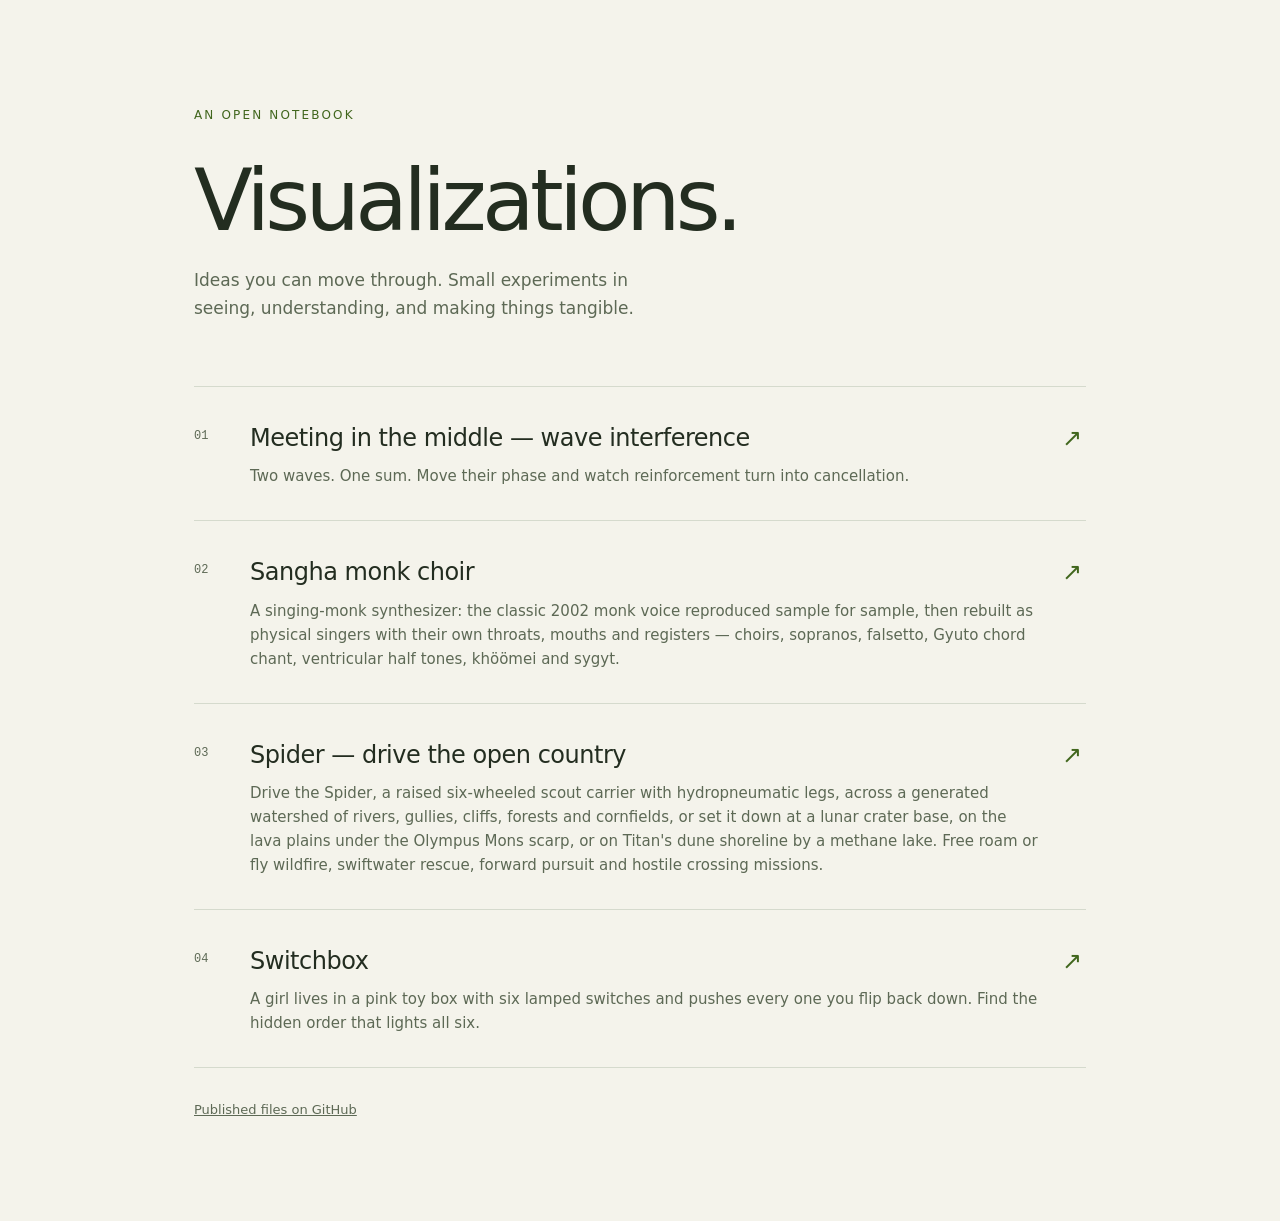
<file: docs/index.html>
<!doctype html>
<html lang="en"><head><meta charset="utf-8"><meta name="viewport" content="width=device-width,initial-scale=1">
<title>Visualizations</title><meta name="description" content="Interactive studies. Ideas you can move through.">
<style>
:root{color-scheme:dark;--bg:#111410;--fg:#e8ebdf;--muted:#a8b19b;--line:#343c2d;--accent:#c1ed85}
*{box-sizing:border-box}body{margin:0;background:var(--bg);color:var(--fg);font:17px/1.6 system-ui,sans-serif}
main{max-width:940px;margin:auto;padding:clamp(32px,8vw,100px) 24px}header{padding-bottom:64px;border-bottom:1px solid var(--line)}
.eyebrow{font-size:12px;text-transform:uppercase;letter-spacing:.18em;color:var(--accent)}h1{font-size:clamp(44px,9vw,86px);line-height:1.05;font-weight:450;letter-spacing:-.055em;margin:28px 0 22px}header p{max-width:480px;color:var(--muted);margin:0}
.entry{display:grid;grid-template-columns:36px 1fr 24px;gap:20px;padding:32px 0;border-bottom:1px solid var(--line);color:inherit;text-decoration:none}.entry:hover h2{color:var(--accent)}.entry:focus-visible{outline:2px solid var(--accent);outline-offset:6px}.number{font:12px/2 monospace;color:var(--muted);padding-top:5px}h2{font-size:24px;font-weight:450;letter-spacing:-.02em;margin:0 0 7px}.entry p{font-size:15px;color:var(--muted);margin:0}.arrow{color:var(--accent);font-size:24px}footer{padding-top:32px;color:var(--muted);font-size:13px}footer a{color:inherit}.empty{padding:24px 0;color:var(--muted)}
@media(prefers-color-scheme:light){:root{color-scheme:light;--bg:#f4f3eb;--fg:#232d20;--muted:#5d6955;--line:#d5dacd;--accent:#41661d}}
</style></head><body><main><header><span class="eyebrow">An open notebook</span><h1>Visualizations.</h1><p>Ideas you can move through. Small experiments in seeing, understanding, and making things tangible.</p></header><section aria-label="Visualizations"><a class="entry" href="interference/"><span class="number">01</span><div><h2>Meeting in the middle — wave interference</h2><p>Two waves. One sum. Move their phase and watch reinforcement turn into cancellation.</p></div><span class="arrow" aria-hidden="true">↗</span></a>
<a class="entry" href="monk-choir/"><span class="number">02</span><div><h2>Sangha monk choir</h2><p>A singing-monk synthesizer: the classic 2002 monk voice reproduced sample for sample, then rebuilt as physical singers with their own throats, mouths and registers — choirs, sopranos, falsetto, Gyuto chord chant, ventricular half tones, khöömei and sygyt.</p></div><span class="arrow" aria-hidden="true">↗</span></a>
<a class="entry" href="spider-drive/"><span class="number">03</span><div><h2>Spider — drive the open country</h2><p>Drive the Spider, a raised six-wheeled scout carrier with hydropneumatic legs, across a generated watershed of rivers, gullies, cliffs, forests and cornfields, or set it down at a lunar crater base, on the lava plains under the Olympus Mons scarp, or on Titan&#x27;s dune shoreline by a methane lake. Free roam or fly wildfire, swiftwater rescue, forward pursuit and hostile crossing missions.</p></div><span class="arrow" aria-hidden="true">↗</span></a>
<a class="entry" href="switchbox/"><span class="number">04</span><div><h2>Switchbox</h2><p>A girl lives in a pink toy box with six lamped switches and pushes every one you flip back down. Find the hidden order that lights all six.</p></div><span class="arrow" aria-hidden="true">↗</span></a></section><footer><a href="https://github.com/falseywinchnet/visualizations-site">Published files on GitHub</a></footer></main></body></html>
</file>
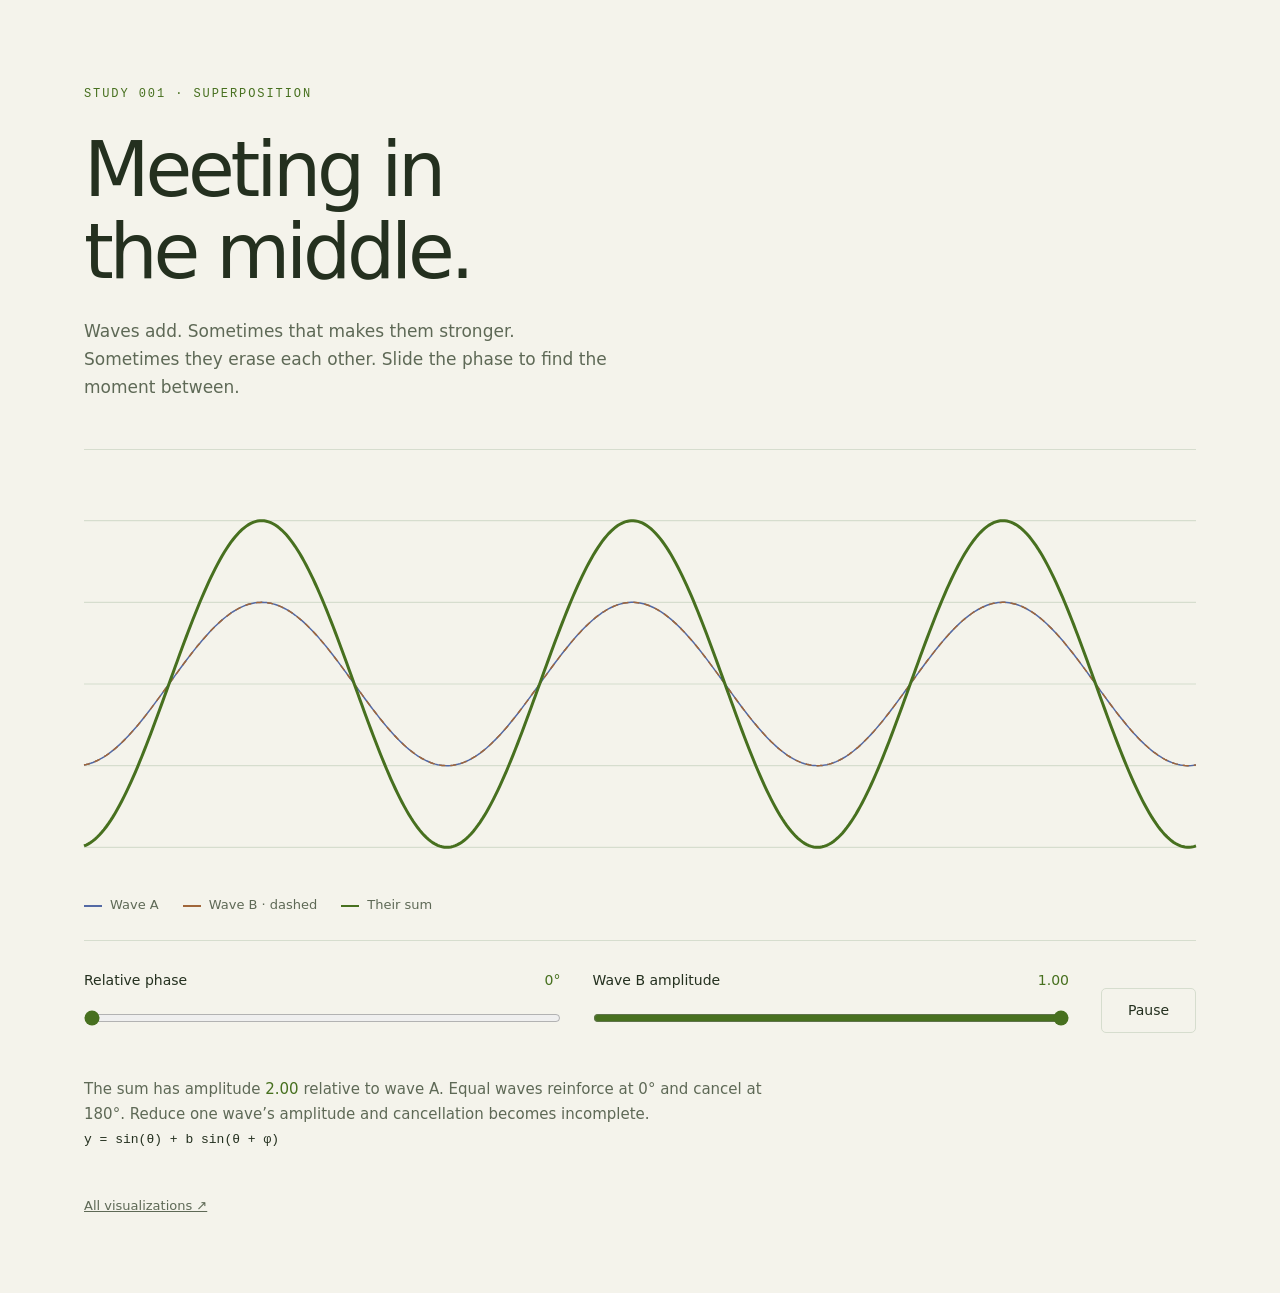
<file: docs/interference/index.html>
<!doctype html>
<html lang="en">
<head>
<meta charset="utf-8">
<meta name="viewport" content="width=device-width,initial-scale=1">
<meta name="description" content="Two waves. One sum. Move their phase and watch reinforcement turn into cancellation.">
<title>Meeting in the middle — wave interference</title>
<style>
:root{color-scheme:dark;--bg:#111610;--fg:#edf1e4;--muted:#a6b39a;--grid:#303e28;--a:#a9bcf2;--b:#d9ab80;--sum:#c5ed8d}
*{box-sizing:border-box}body{margin:0;background:var(--bg);color:var(--fg);font:17px/1.65 system-ui,sans-serif}main{max-width:1160px;margin:auto;padding:clamp(28px,6vw,80px) 24px}header{max-width:690px}.kicker{font:12px/1.5 monospace;letter-spacing:.16em;text-transform:uppercase;color:var(--sum)}h1{font-weight:450;font-size:clamp(42px,7vw,76px);letter-spacing:-.055em;line-height:1.08;margin:24px 0}header p{color:var(--muted);max-width:530px}.stage{margin:48px 0 28px;border-block:1px solid var(--grid);padding:24px 0}svg{display:block;width:100%;height:clamp(270px,40vw,420px);overflow:visible}.legend{display:flex;gap:24px;flex-wrap:wrap;font-size:13px;color:var(--muted)}.legend span::before{content:"";display:inline-block;width:18px;height:2px;background:var(--swatch);vertical-align:middle;margin-right:8px}.controls{display:grid;grid-template-columns:1fr 1fr auto;gap:32px;align-items:end}label{display:block;font-size:14px}label span{display:flex;justify-content:space-between;gap:12px}output{font-variant-numeric:tabular-nums;color:var(--sum)}input{width:100%;accent-color:var(--sum);margin:18px 0 0;cursor:pointer}button{font:inherit;font-size:14px;background:transparent;color:var(--fg);border:1px solid var(--grid);border-radius:5px;padding:10px 18px;cursor:pointer;min-width:95px}button:hover{border-color:var(--sum)}button:focus-visible,input:focus-visible{outline:2px solid var(--sum);outline-offset:6px}.note{margin-top:44px;max-width:680px;color:var(--muted);font-size:15px}.formula{font-family:monospace;font-size:13px;color:var(--fg)}footer{margin-top:44px;font-size:13px}a{color:var(--muted)}@media(max-width:640px){.controls{grid-template-columns:1fr;gap:24px}.controls button{justify-self:start}.stage{margin-top:32px}.legend{gap:15px}}
@media(prefers-color-scheme:light){:root{color-scheme:light;--bg:#f4f3eb;--fg:#24301f;--muted:#5e6956;--grid:#d6ddce;--a:#5369a4;--b:#a0663a;--sum:#47701f}}
</style>
</head>
<body><main>
<header><span class="kicker">Study 001 · Superposition</span><h1>Meeting in<br>the middle.</h1><p>Waves add. Sometimes that makes them stronger. Sometimes they erase each other. Slide the phase to find the moment between.</p></header>
<section class="stage" aria-label="Wave interference plot">
<svg id="plot" viewBox="0 0 1000 360" preserveAspectRatio="none" role="img" aria-labelledby="plot-title plot-description"><title id="plot-title">Two sinusoidal waves and their sum</title><desc id="plot-description">The two component waves have the same wavelength and frequency. Changing their relative phase changes the amplitude of the sum.</desc><g id="grid" stroke="var(--grid)" stroke-width="1" vector-effect="non-scaling-stroke"></g><path id="wave-a" fill="none" stroke="var(--a)" stroke-width="1.5" vector-effect="non-scaling-stroke"/><path id="wave-b" fill="none" stroke="var(--b)" stroke-width="1.5" stroke-dasharray="6 5" vector-effect="non-scaling-stroke"/><path id="wave-sum" fill="none" stroke="var(--sum)" stroke-width="3" vector-effect="non-scaling-stroke"/></svg>
<div class="legend"><span style="--swatch:var(--a)">Wave A</span><span style="--swatch:var(--b)">Wave B · dashed</span><span style="--swatch:var(--sum)">Their sum</span></div>
</section>
<div class="controls">
<label for="phase"><span>Relative phase <output id="phase-value" for="phase">0°</output></span><input id="phase" type="range" min="0" max="360" step="1" value="0"></label>
<label for="amplitude"><span>Wave B amplitude <output id="amplitude-value" for="amplitude">1.00</output></span><input id="amplitude" type="range" min="0" max="1" step="0.01" value="1"></label>
<button id="motion" type="button" aria-pressed="true">Pause</button>
</div>
<p class="note">The sum has amplitude <output id="result" aria-live="polite">2.00</output> relative to wave A. Equal waves reinforce at 0° and cancel at 180°. Reduce one wave’s amplitude and cancellation becomes incomplete.<br><span class="formula">y = sin(θ) + b sin(θ + φ)</span></p>
<footer><a href="../">All visualizations ↗</a></footer>
</main>
<script type="module">
const phase = document.getElementById('phase');
const amplitude = document.getElementById('amplitude');
const phaseValue = document.getElementById('phase-value');
const amplitudeValue = document.getElementById('amplitude-value');
const result = document.getElementById('result');
const paths = ['wave-a', 'wave-b', 'wave-sum'].map(id => document.getElementById(id));
const motion = document.getElementById('motion');
const grid = document.getElementById('grid');
for (let y = 40; y <= 320; y += 70) {
  const line = document.createElementNS('http://www.w3.org/2000/svg', 'line');
  for (const [key, value] of Object.entries({x1:0,x2:1000,y1:y,y2:y})) line.setAttribute(key,value);
  grid.append(line);
}
let running = !matchMedia('(prefers-reduced-motion: reduce)').matches;
let clock = 0, previous = null, frame = null;
function draw() {
  const phi = Number(phase.value) * Math.PI / 180;
  const b = Number(amplitude.value);
  const data = ['', '', ''];
  for (let x = 0; x <= 1000; x += 2) {
    const theta = x / 1000 * Math.PI * 6 - clock;
    const a = Math.sin(theta), other = b * Math.sin(theta + phi);
    [a, other, a + other].forEach((value, index) => {
      data[index] += `${x ? 'L' : 'M'}${x},${(180-value*70).toFixed(2)}`;
    });
  }
  paths.forEach((path,index) => path.setAttribute('d',data[index]));
}
function update() {
  phaseValue.value = `${phase.value}°`;
  amplitudeValue.value = Number(amplitude.value).toFixed(2);
  const b = Number(amplitude.value), phi = Number(phase.value)*Math.PI/180;
  result.value = Math.sqrt(Math.max(0,1+b*b+2*b*Math.cos(phi))).toFixed(2);
  draw();
}
function tick(now) {
  frame = null;
  if (!running || document.hidden) { previous = null; return; }
  if (previous !== null) clock += Math.min((now-previous)/1000,0.1)*1.2;
  previous = now;
  draw();
  frame = requestAnimationFrame(tick);
}
function syncMotion() {
  motion.textContent = running ? 'Pause' : 'Play';
  motion.setAttribute('aria-pressed',String(running));
  previous = null;
  if (frame !== null) cancelAnimationFrame(frame);
  frame = running && !document.hidden ? requestAnimationFrame(tick) : null;
}
phase.addEventListener('input',update);
amplitude.addEventListener('input',update);
motion.addEventListener('click',() => { running = !running; syncMotion(); });
document.addEventListener('visibilitychange',syncMotion);
update(); syncMotion();
</script>
</body></html>
</file>
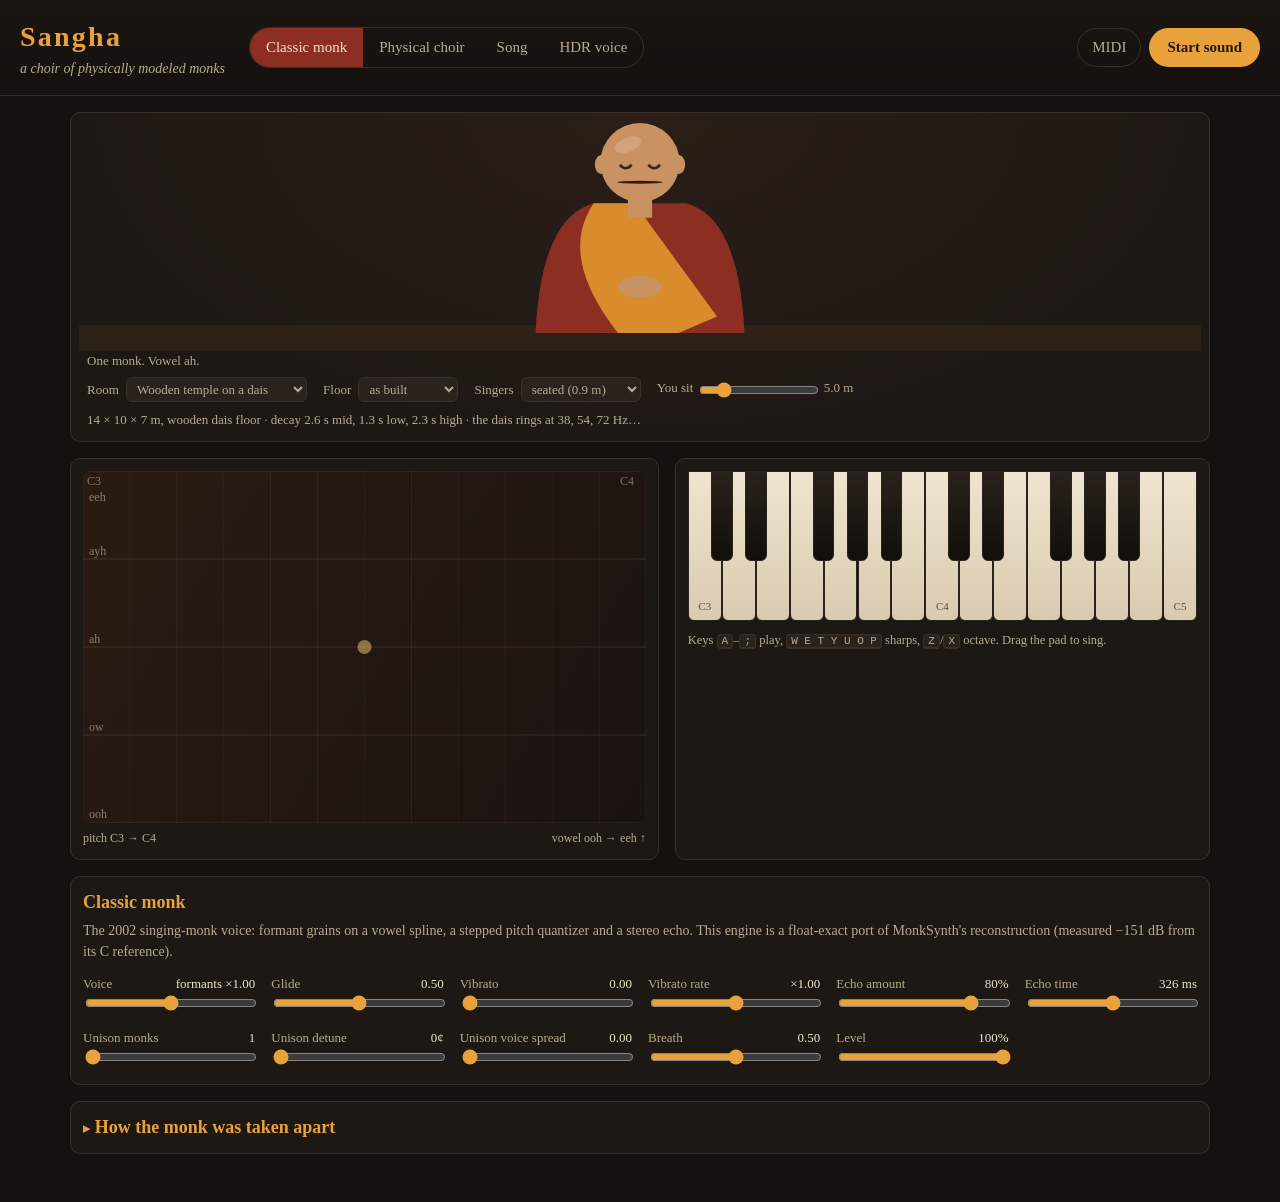
<file: docs/monk-choir/index.html>
<!doctype html>
<html lang="en">
<head>
<meta charset="utf-8">
<meta name="viewport" content="width=device-width, initial-scale=1">
<title>Sangha monk choir</title>
<meta name="description" content="A singing-monk synthesizer: the classic 2002 monk voice reproduced sample for sample, then rebuilt as physical singers with their own throats, mouths and registers — choirs, sopranos, falsetto, Gyuto chord chant, ventricular half tones, khöömei and sygyt.">
<link rel="stylesheet" href="./style.css?v=634c0d02ae">
</head>
<body>
<header class="top">
  <div class="brand">
    <h1>Sangha</h1>
    <p>a choir of physically modeled monks</p>
  </div>
  <div class="engine-switch" role="tablist" aria-label="Engine">
    <button id="mode-classic" role="tab" aria-selected="true" class="on">Classic monk</button>
    <button id="mode-choir" role="tab" aria-selected="false">Physical choir</button>
    <button id="mode-song" role="tab" aria-selected="false">Song</button>
    <button id="mode-hdr" role="tab" aria-selected="false">HDR voice</button>
  </div>
  <div class="top-actions">
    <button id="midi-button" class="ghost" title="Use a MIDI keyboard">MIDI</button>
    <button id="power" class="power">Start sound</button>
  </div>
</header>

<main>
  <section class="stage-wrap">
    <canvas id="stage" aria-label="The singers"></canvas>
    <p id="stage-caption" class="caption"></p>
    <div class="room-bar" id="room-bar">
      <label>Room <select id="room-preset"></select></label>
      <label>Floor <select id="room-floor"></select></label>
      <label>Singers <select id="room-posture"><option value="seated">seated (0.9 m)</option><option value="standing">standing (1.6 m)</option></select></label>
      <label class="room-distance">You sit <input id="room-distance" type="range" min="2" max="20" step="0.5" value="5"> <output id="room-distance-out">5 m</output></label>
      <span id="room-info" class="small"></span>
    </div>
  </section>

  <section id="song-panel" class="panel song hidden">
    <div class="song-head">
      <button id="song-play" class="power" disabled>Preparing…</button>
      <div>
        <label class="preset">Piece
          <select id="song-select">
            <option value="passacaglia">Passacaglia on a Throat Ground (4:17)</option>
            <option value="fugue">Fugue in C minor for throats (5:07)</option>
            <option value="rolmo">Rol-mo at 140 (3:02)</option>
            <option value="steppe">Steppe Cycle (5:14)</option>
            <option value="tenore">Tenore and the Breath Game (5:00)</option>
            <option value="om">Om of Ten Throats (5:48)</option>
          </select>
        </label>
        <p class="lede" id="song-lede"></p>
      </div>
      <span id="song-time" class="song-time">0:00 / 3:03</span>
    </div>
    <canvas id="score" aria-label="Score: every voice as a line, pitch upward, time to the right"></canvas>
    <div id="roll-legend" class="roll-legend"></div>
    <ol id="song-sections" class="song-sections"></ol>
  </section>

  <section id="hdr-panel" class="panel hdr hidden">
    <div class="hdr-head">
      <div>
        <h2>HDR voice</h2>
        <p class="lede">The physical singer rendered across more of its range: shadows (turbulence where the air is fast, a body whose breath, tremor and heartbeat move pitch, loudness and fold pressure together), highlights (the folds' collision, cross-modes above 5 kHz), and a glottis that hears its own tube. The layers sum exactly: solo any of them.</p>
      </div>
      <div class="ab" role="group" aria-label="Model">
        <button id="hdr-model-base" class="ghost">Physical</button>
        <button id="hdr-model-hdr" class="ghost on">HDR</button>
      </div>
    </div>
    <canvas id="hdr-spectrogram" aria-label="Spectrogram, 120 dB range"></canvas>
    <p class="caption small">Spectrogram over 120 dB (50 Hz – 20 kHz, log). The quiet detail the layers add lives in the dark third of this range.</p>
    <div class="exposures" role="group" aria-label="Exposure">
      <button data-exposure="fused" class="ghost on">Fused</button>
      <button data-exposure="mid" class="ghost">Midtones</button>
      <button data-exposure="shadow" class="ghost">Shadows</button>
      <button data-exposure="high" class="ghost">Highlights</button>
    </div>
    <div class="controls" id="hdr-controls"></div>
    <div class="hdr-meters" id="hdr-meters"></div>
  </section>

  <section class="play">
    <div class="pad-wrap">
      <canvas id="pad" aria-label="Pitch and vowel pad"></canvas>
      <div class="pad-legend"><span id="pad-x-label">pitch →</span><span id="pad-y-label">vowel ↑</span></div>
    </div>
    <div class="keys-wrap">
      <div id="keyboard" class="keyboard" aria-label="Keyboard"></div>
      <p class="hint">Keys <kbd>A</kbd>–<kbd>;</kbd> play, <kbd>W E T Y U O P</kbd> sharps, <kbd>Z</kbd>/<kbd>X</kbd> octave. Drag the pad to sing.</p>
    </div>
  </section>

  <section id="classic-panel" class="panel">
    <h2>Classic monk</h2>
    <p class="lede">The 2002 singing-monk voice: formant grains on a vowel spline, a stepped pitch quantizer and a stereo echo. This engine is a float-exact port of MonkSynth's reconstruction (measured −151 dB from its C reference).</p>
    <div class="controls" id="classic-controls"></div>
  </section>

  <section id="choir-panel" class="panel hidden">
    <div class="choir-head">
      <h2>Physical choir</h2>
      <label class="preset">Ensemble
        <select id="preset"></select>
      </label>
    </div>
    <p class="lede" id="preset-note"></p>
    <div class="controls" id="choir-controls"></div>
    <details class="singers" open>
      <summary>Singers <span id="singer-count"></span></summary>
      <div class="table-wrap"><table id="singer-table"></table></div>
      <button id="add-singer" class="ghost">Add singer</button>
    </details>
    <div class="monk-panel">
      <div class="monk-head">
        <h3>Selected: <span id="monk-name">monk 1</span></h3>
        <span class="monk-buttons">
          <button id="monk-reset" class="ghost" title="This monk follows the ensemble again">Follow ensemble</button>
          <button id="monk-all-follow" class="ghost" title="Every monk follows the ensemble again">All follow</button>
        </span>
      </div>
      <p class="small">Click a monk on the stage or a row above. Tick a control to give this monk its own value; unticked controls follow the ensemble sliders. Lock a monk on a note, or let it follow the keys inside its own key: each monk can have a different one.</p>
      <div class="controls" id="monk-controls"></div>
      <details class="throat" open>
        <summary>Throat</summary>
        <div class="controls" id="throat-controls"></div>
      </details>
    </div>
  </section>

  <section id="inspector" class="panel hidden">
    <h2>Inside <span id="inspect-name">singer 1</span></h2>
    <div class="inspect-grid">
      <figure>
        <canvas id="tube"></canvas>
        <figcaption>Vocal tract, glottis (left) to lips (right). Width is cross-section diameter.</figcaption>
      </figure>
      <figure>
        <canvas id="spectrum"></canvas>
        <figcaption>Exact tube response with the voice's harmonics (through lips and nose when the velum is open). Tuning targets in gold.</figcaption>
      </figure>
      <figure id="map-figure" class="hidden">
        <canvas id="mouthmap"></canvas>
        <figcaption id="map-caption"></figcaption>
      </figure>
    </div>
    <dl class="readout" id="readout"></dl>
  </section>

  <section class="panel about">
    <details>
      <summary><h2>How the monk was taken apart</h2></summary>
      <div class="about-body">
        <p>The classic voice is a <em>source–filter</em> sound in disguise. Each grain is three decaying sine waves, one per formant, restarted every pitch period. That is the impulse response of three resonators struck once per glottal pulse. A pulse train through three resonators is a voice with an idealised throat.</p>
        <p>So the physical engine asks what <em>body</em> has those resonances. A vocal tract is a tube. Its shape (tongue, jaw, lips) sets where it rings. Its length scales every ring together, and the pharynx and mouth scale separately. We fit one body and five mouth shapes so the tube rings at the classic monk's fifteen formants:</p>
        <div class="table-wrap"><table id="fit-table"></table></div>
        <p id="fit-body"></p>
        <p>Everyone else is that same gesture performed by another body, not a pitch-shifted copy. A soprano has a shorter tube, with most of the difference in the pharynx. Her folds close softly (head register) and she opens toward "ah" as she climbs, so her first resonance follows her pitch. A countertenor keeps a man's tube but sings with the folds barely touching (falsetto). Every singer has its own glottal jitter, vibrato, pitch wander and breath.</p>
        <ul>
          <li><strong>Gyuto chant.</strong> A fundamental near 65–70 Hz. Each monk tunes F1 onto the 5th harmonic and F2 onto the 10th by listening to his own resonances, so one voice sounds a chord.</li>
          <li><strong>Half tone (dzo-ke, kargyraa).</strong> The ventricular ("false") folds vibrate once for every two glottal pulses and partly block every second one. Flow alternates, and the sub-octave appears.</li>
          <li><strong>Khöömei.</strong> Pressed phonation keeps the glottis closed longer, so resonances ring sharper. The tongue slides one resonance onto a chosen harmonic.</li>
          <li><strong>Sygyt.</strong> The tongue tip seals behind the teeth. The cavity in front clusters F2 and F3 into one narrow peak, the whistle.</li>
        </ul>
        <p><strong>Vowel orbit.</strong> Each singer can circle through vowel space: one axis runs ooh–ow–ah–ayh–eeh, the other rounds the lips a quarter-cycle later, so the path is an ellipse. Every singer keeps its own period. They can move together, in small-integer ratios (1 : 3⁄2 : 2 : 5⁄4…), or freely with a chosen spread. Because the motion happens inside each tube, the resonances move physically; no filter is being swept.</p>
        <p><strong>The song (Rol-mo at 140).</strong> Monastic ritual music is not harmony led by a conductor. It is independent cycles layered together, and each has a cousin in a bass drop. Dungchen are played in pairs that overlap, so the drone never breaks: here they become the sub-bass and the brass stabs. Rolmo cymbal strokes accelerate into rolls and slow down like a bouncing ball: the build's snare roll is the same gesture forced onto a grid. Two gyaling play one melody with their own ornaments, which becomes the doubled lead. The free ritual pulse settles at 70 BPM, exactly the half-time feel of a 140 BPM drop. The drop's “wobble” is a basso's vocal tract running the vowel orbit at the tempo, growling with the ventricular half tone, while a sygyt singer whistles the hook on harmonics 8–12. The melodies and rhythms are original; the chanted syllables are the traditional <em>om mani padme hum</em>. The instruments are signal models of how each one sounds (lip buzz, double reed, cymbal and membrane modes), not waveguide physics like the voices.</p>
        <p><strong>The fugue (Fugue in C minor for throats).</strong> Five minutes built from one original two-bar subject. It is answered at the fifth against a countersubject written for it, and slowed fourfold into a cantus firmus for the monks. It is walked around the circle of fifths in episodes, overlapped with itself one bar apart at the octave over dominant and tonic pedals (stretto), turned upside down, harmonized as four-part chorales by a search over chords and voice leading, and set in canon between the chant and a throat bass. The overtone singer carries two lines at once: for every note it picks a drone and a harmonic of that drone, preferring drones in the current chord. The drops borrow general bass-music technique (call and response, switching timbre within a bar, pitch dives, a short transient near 200 Hz at the head of each call, syncopated gaps) and play it on three throats instead of three synth patches. It ends with a Picardy third, and that major third is the overtone singer's 10th harmonic, the same overtone the Gyuto monks tune to. An audit counts the counterpoint: about 8% of voice pairs are dissonant on strong beats over the whole piece, mostly in the pedal-point builds. A few dozen parallel fifths and octaves remain across five minutes and seven voices.</p>
        <p><strong>The passacaglia (Passacaglia on a Throat Ground).</strong> Written after measuring a 30-second clip of bass-music sound design. The measurements were technique, not notes. The sub and the mid-bass are independent layers: their envelopes are uncorrelated. The sub keeps its own phrasing, with a gap of about a beat and a half every two bars. A kick falls about 16 semitones onto the sub's pitch every half bar. The mid-bass talks in held, vowel-like plateaus joined by fast V-shaped resonance sweeps. Parallel descending sweeps fill the gaps, and a high tone is held above with a slow vibrato. Here a throat does each of those things. The parallel sweep is the throat itself getting longer: the larynx lowers and the lips push out, so every formant slides down together. A real tract can only manage about three semitones that way, so it is combined with a vowel sweep. The form is a passacaglia: the descending A–G–F–E ground repeats under sixteen variations, among them a canon in free imitation, the ground rising into the upper voices, the theme sinking into the chant, a chorale, a stretto and three drops. Audit: 6.6% of voice pairs dissonant on strong beats.</p>
        <p><strong>The HDR voice.</strong> The physical voice renders the midtones well: harmonics through formants, within about 40 dB of the loudest partial. The HDR tab adds what lives in the shadows and the highlights, and lets the source hear the tube. The tube is linear for a given shape, so it runs three times on the same shape: voiced flow, turbulence, and fold collisions. Their sum is the voice, and each can be soloed without approximation. Five experiments. (1) The glottis prescribes only its opening; the flow follows the pressure across it, with the inertia of the air in the glottis lagging it. (2) Turbulence is born at the narrowest point of the mouth, grows with the jet's speed past a threshold, and is coloured by jet speed over gap width. (3) A contact transient when the folds close, scaled by closing speed squared: pressed voice clicks, falsetto (which never closes) makes none. (4) Transverse resonances of the widest section (1.84, 3.05 and 3.83 × c/πd) driven by the tube's own pressure. (5) One physiological state (breath pressure, laryngeal tremor, heartbeat) moves pitch, loudness and fold pressure together. Measured against the physical voice on the same notes (chest, baritone): harmonics-to-noise ratio 14.8 dB instead of 4.0 dB, energy above 5 kHz −17 dB instead of −5.5 dB, and frame-level pitch–loudness correlation 0.51 instead of −0.01. The comparison is loudness-matched. Measuring it showed that the physical voice's breath noise was shaped as a high-pass, which made it too hissy. The physical voice now uses the HDR shaping too: its chest-voice HNR went from 4 to 21.7 dB.</p>
        <p>Three more layers. <em>Breathing below:</em> a 20 cm subglottal airway (trachea, then the bronchi widening) resonating at 600 / 1410 / 2200 Hz for an adult man, as reported for real airways, and higher for smaller bodies. Coupled only through the flow, it changes the voice by at most 0.4 dB: real subglottal effects would need the two tubes joined acoustically through the open glottis. <em>Yielding walls:</em> when the lips or tongue seal, the flow fills the mouth slowly, the walls hum at about −22 dB under the vowel (the voice bar), and the trapped pressure bursts at the release; without the walls the closure is silent and there is no burst. <em>Articulator inertia:</em> each articulator is a damped mass with its own speed. In "ah→ee" F2 now lags F1 by 16 ms (3 ms without), and the formant path bends more. The turbulence layer also had to learn that two narrowings in series share one flow: the jet speed saturates as a gap closes instead of running away.</p>
        <p><strong>The room.</strong> Under the stage, choose a room. Each seat of singers gets its own early reflections from an image-source model of a box with real surface materials, heard from a near-coincident pair of cardioid microphones. The late tail decays per band at the rate predicted for that room's size and surfaces (Eyring), and its level comes from the room constant. Measured mid-band decay matches the prediction: 8.6 s against 8.7 s in the stone hall, 2.2 against 2.1 in the temple. The floor is modelled three ways. Its first reflection is filtered by the floor's reflection at the actual angle. Monks sit close to it, so it arrives a few milliseconds after the direct sound and cuts comb notches exactly where the path difference predicts: 630 / 1900 / 3160 Hz seated against a predicted 646 / 1938 / 3230, moving to 370 Hz when they stand. Stone notches run 11–14 dB deep; carpet and earth absorb the reflection and stay under 6 dB. Hard floors facing hard ceilings flutter. A wooden dais is a plate with its own bending modes (38, 54, 72 Hz…) that the seated singers drive through their bodies: about +4 dB of body below 200 Hz. Rooms are loudness-matched, and in the songs the electronic drop stays dry while the monks and instruments sit in the room. Not modelled: the spherical-wave ground wave that makes porous ground dip at grazing angles outdoors.</p>
        <p><strong>Throat singing.</strong> Select a monk and open <em>Throat</em> under its controls; the new ensembles show each mechanism. <em>Ventricular folds</em> can move once for every one, two or three glottal cycles. Measured against the fundamental, one-in-two puts a sub-octave at −12 dB, one-in-three a sub-twelfth (f0/3) at −18 dB with no sub-octave, and moving in step adds no sub-harmonic, only a harder pulse. <em>Press</em> lengthens the closed phase and seals the folds faster, so resonances ring sharper. The older overtone tuners listen to one resonance and push one articulator. Three new gestures work differently: the singer carries a <em>map of its own mouth</em>, the exact response of the whole tube (lips and nostrils together) over a plane of two movements, and moves to the shape where the wanted harmonic stands highest above its neighbours. That is what lets a singer tune through the nose with the lips sealed: there the tongue reshapes a hidden side cavity, and no single resonance moves smoothly. Over a 110 Hz drone, measured in the rendered sound (more than 6 dB above both neighbours): lips 7–13, nose 5–11, tongue root 4–11. The kargyraa vowel walk tunes onto harmonics of the sub-octave. Even ones (also harmonics of the sung note) ring out by 9–14 dB, odd ones much less, because the source puts little energy there. The selected monk's map is drawn in the inspector. <em>Overtone melodies</em> step the target harmonic; an offset sets monks in canon. <em>Ornaments</em>: a harmonic trill in which the tongue rocks between neighbours (the rolling of borbangnadyr), lip flutter, a tongue-tip trill, and a galloping triple lip pulse (the stirrup rhythm of ezengileer). <em>Breathing</em> stops each phrase for an audible in-breath (−15 dB under the voice), then the overtone climbs back into place. <em>Breath games</em> alternate out-breath and in-breath, voiced and breathed steps. For the in-breath the flow reverses and the glottal pulse is mirrored in time; the mirroring is a modelling assumption, and it changes the spectrum only slightly (−4 dB above 2 kHz). The styles and ensembles are named after Tuvan, Mongolian, Sardinian, Xhosa and Inuit practice as mechanical sketches. They are not transcriptions of those traditions, and every melody and motif is original. Building them exposed clicks: the tube switched its lip opening instantly while carrying a steady airflow. It now moves the opening smoothly, which removed half to two thirds of the sudden jumps in the three songs without changing their balance (bands within 0.2 dB).</p>
        <p><strong>A more complete throat.</strong> Three mechanisms are now modelled from the anatomy rather than drawn as shapes, and each is checked against measurements of real singers.</p>
        <p><em>Focus.</em> MRI of Tuvan singers (Bergevin and colleagues, 2020) shows two narrowings of the tongue in sygyt. One, at the ridge behind the teeth (about 13 cm from the glottis), merges the second and third resonances into one sharp peak; the other, further back, moves that peak onto the wanted harmonic. Their recordings put the neighbouring harmonics 15–35 dB under the sung one, and the next ones out 35–65 dB under. Our older gestures reached 9–19 dB (sygyt) and 6–17 dB (khöömei). The new <em>focus</em> gesture was learned offline: for 25 frequencies from 0.8 to 2.6 kHz, it is the shape (out of 142 155 two-narrowing shapes) that lifts a harmonic furthest above its neighbours, chosen so neighbouring shapes stay close. The front narrowing landed at 11–13 cm without being told where. Its peaks are only about 20 Hz wide, which exposed a flaw in the mouth map: its frequency grid was coarser than the peaks, and a harmonic between two learned shapes lost 10 dB. The singer now feels its way to the exact spot. It starts from the map's choice and tries small moves of both narrowings, scoring each with the tube's exact response, about twenty shapes per tuning step. Sung, every harmonic 6–18 over 110–147 Hz stands 15–27 dB above its neighbours and 14–33 dB above the next ones out: inside the measured range for the neighbours, short of it two away. The same refinement lifted the lip, nose and tongue-root gestures as well. Air rushing through the near-closed gap now also hisses, about 21 dB under the whistle above 3 kHz.</p>
        <p><em>Self-oscillating folds</em> (choose it per monk under Throat → Larynx). The vocal folds are two masses on springs and the false folds a third. Air from the lungs flows through both openings in series. The pressure between the two pairs pushes on the folds, the folds move, the openings and the flow change. No pulse shape is drawn: pitch, closure and the false folds' behaviour come out of that loop. The singer holds pitch by tension, listening to its folds' swing (90–300 Hz held to 0.1 Hz). High-speed films of kargyraa and of the Sardinian bassu show the false folds touching on every second glottal cycle and the glottal closures alternating fast and slow (Lindestad and colleagues 2001; Henrich, Lortat-Jacob, Castellengo, Bailly and Pelorson 2006). The model was not told to do either. With the false folds drawn in and their tension below half the pitch, they touch on 49–51% of cycles over 87–123 Hz drones, the pitch stays within 6 cents, the closures alternate, and the sub-harmonic series carries as much energy as the harmonics (the drawn pulse: 7 dB less). The air through their gap stiffens them, so they lock while set slacker than half the pitch. The tension is chosen by pitch from a measured map of the regimes. Limits: the locking holds from about 70 to 150 Hz (above 120 Hz it needs more lung pressure); at 200 Hz, the bassu's pitch, the trapped air stops the vocal folds; a one-in-three lock never emerged, so the sub-twelfth stays on the drawn pulse. The breath games' in-breath also stays on the drawn pulse.</p>
        <p><strong>Steppe Cycle.</strong> A suite of throat-singing styles over one D3 drone, whose harmonics 6, 8, 9, 10, 12 and 16 make a major pentatonic. Each section chooses those harmonics a different way: khöömei (the tongue follows one resonance), ezengileer (a sygyt whistle with the lips galloping on it), dumchuktaar (through the nose, from the singer's map of its mouth), borbangnadyr (the tongue rocking between neighbours) and a three-gesture canon, sygyt (the two-narrowing focus), and a kargyraa whose false folds lock onto every second cycle on their own (measured in the rendered song: 0.50 contacts per cycle, dipping only at his breaths). The jaw harp (khomus) is a physical voice too: a steel-reed "glottis" (a very narrow, steady pulse at a fixed pitch) in front of a mouth that picks its harmonics with the lips. The lute (doshpuluur, plucked strings as loops that lose their brightness first) and the frame drum (tüngür) are signal models. Balancing it showed how much the whistle depends on its surroundings: alone it stood 21 dB above its neighbouring harmonics, in the first mix 5 dB, because the lute's plucks on D and A put energy on the same harmonics; with the lute softer and darker it stands 12 dB above them.</p>
        <p><strong>Tenore and the Breath Game.</strong> Two traditions that both make music from the throat's mechanics, in the manner of (not transcribed from) Sardinian cantu a tenore and Inuit katajjaq, set against each other and finally against a drop. The bassu sings on self-oscillating folds whose false folds lock onto every second cycle by themselves (0.50 contacts per cycle through the piece), so his F2 is heard as F1; the contra's two pairs of folds move in step; the boghe leads. Two women trade breath motifs one step apart on the out-breath and in-breath, voiced and breathed, accelerating from 3.4 to 7.7 steps a second until one breaks off; later their motifs, retuned to each chord, become the drop's percussion while the sub doubles the bassu at the octave his false folds make. Melodies, progressions and motifs are original.</p>
        <p><strong>Om of Ten Throats.</strong> A slow ritual piece where the new mechanisms carry the form. The Gyuto monks change chords without changing pitch: each moves its two resonances to other harmonics of its C2 (5 and 10, then 4 and 8, 4 and 10, 6 and 10, 6 and 9). Doubled voices start each phrase on the m of Om; when the lips open the false folds lock (0.50 contacts per cycle within about half a second) and on the closing m they let go (0.00). A nasal singer sings through the hum of the Om, and three focus whistles on one drone form a chorale of harmonics (8-10-12 is a major triad inside one note), each standing about 20 dB over its neighbours. Composing it found real limits: some Gyuto pairs (5/12, 7/14) are out of the tube's reach, and above about 1.5 kHz the focus whistle is much quieter, so the chorale sits on G2.</p>
        <p><strong>Two fixes to the tube.</strong> Writing these pieces found two old faults. After a hum the velum never quite closed, and the one-section velum port, open at both ends, quietly integrated the throat's pressure, a thousandfold, then fed it back through its tiny area: every "m" left clicks behind it (up to 0.43 at a voice peak of 0.24). The port now loses energy in proportion to how narrow it is (as a narrow duct's boundary layer does), and the junction where the nose joins now moves smoothly with the shape like every other junction. And moving a near-closed constriction quickly (the focus whistle's leaps) pumped energy into the tube (peaks of 2.7 against a steady 0.08), because a narrow section's large pressures carry little power until it widens. The tube now stores power-normalised waves, so every junction is a rotation and conserves energy however the shape moves; for a fixed shape it is the same tube (closed forms still exact to 10<sup>−13</sup>). The same leaps now peak at 0.45 with no jumps beyond a steady whistle's; the older songs lost a third to a half of their sudden jumps with their balance unchanged.</p>
        <p class="small">Numbers checked by the test suite in this page's source: the closed-form tube response matches the time-domain waveguide to 10<sup>−13</sup>; scaling a body by 0.8 raises every resonance by exactly 1.25; Gyuto locking settles at 327/654 Hz for a 65.4 Hz fundamental; khöömei holds harmonics 8–12 of 110 Hz at 8–10 dB above their neighbours, and sygyt holds 10–12 at 17 dB.</p>
        <p class="small">Credits: the classic engine is ported from <a href="https://github.com/JonET/monksynth">MonkSynth</a> by Jonathan Taylor (MIT licence, notice in <code>engine/classic.js</code>), itself a reimplementation of AudioNerdz's 2002 freeware plugin. The physical engine, its anatomy and register models, and the drawings are original to this page. Research the presets draw on: Smith, Stevens &amp; Tomlinson (1967) on Gyuto chant; Lindestad et al. (2001) and Bailly, Henrich &amp; Pelorson (2010) on ventricular period doubling; Kob (2004) on sygyt.</p>
      </div>
    </details>
  </section>
</main>

<script type="module" src="./app.js?v=9217dd02dd"></script>
</body>
</html>
</file>
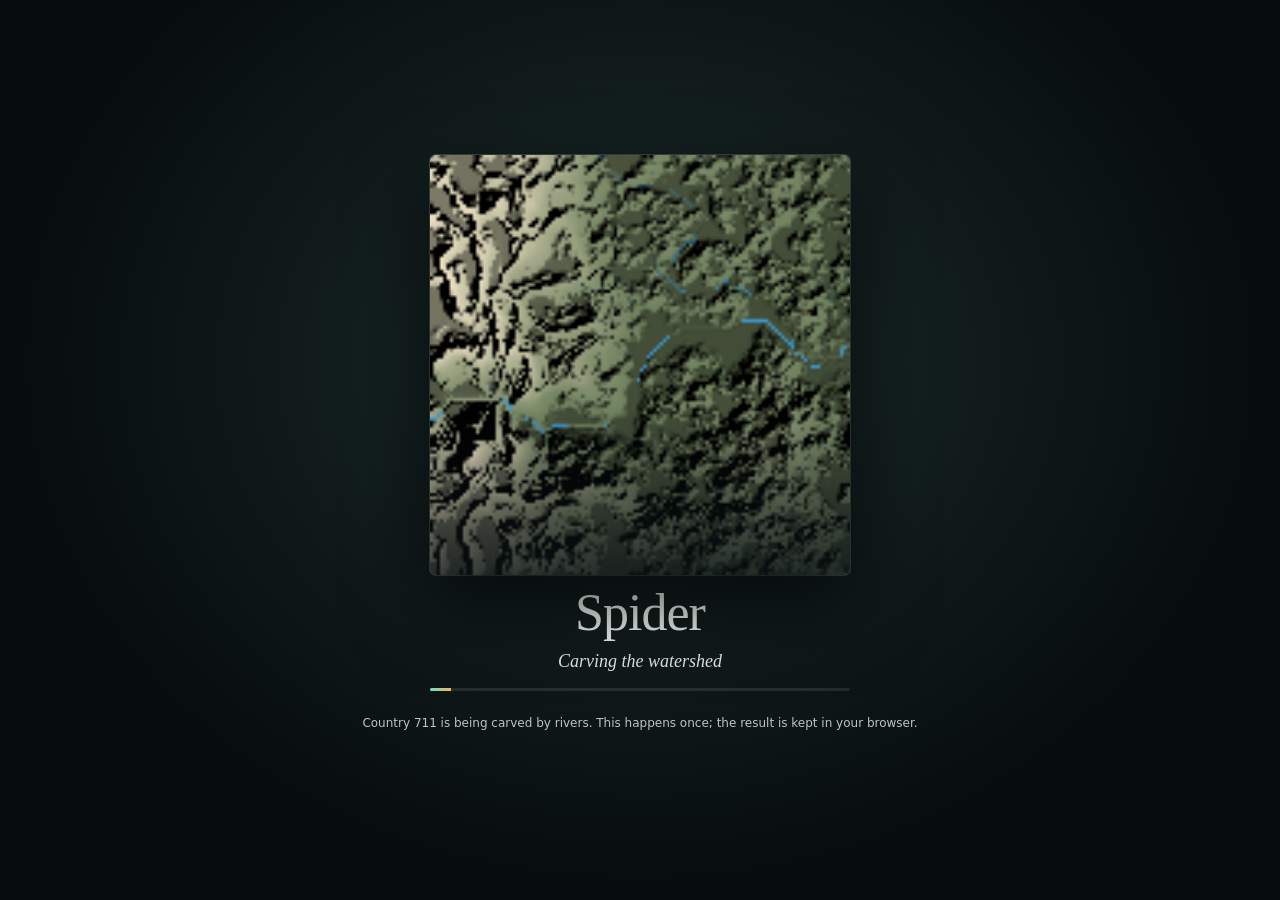
<file: docs/spider-drive/index.html>
<!doctype html>
<html lang="en">
<head>
<meta charset="utf-8">
<meta name="viewport" content="width=device-width,initial-scale=1,viewport-fit=cover">
<meta name="description" content="Drive the Spider, a raised six-wheeled scout carrier with hydropneumatic legs, across a generated watershed of rivers, gullies, cliffs, forests and cornfields, or set it down at a lunar crater base, on the lava plains under the Olympus Mons scarp, or on Titan's dune shoreline by a methane lake. Free roam or fly wildfire, swiftwater rescue, forward pursuit and hostile crossing missions.">
<title>Spider — drive the open country</title>
<link rel="icon" href="data:,">
<link rel="stylesheet" href="drive.css">
<script type="importmap">{"imports":{"three":"./vendor/three.module.js"}}</script>
</head>
<body data-state="loading">
<main>
<canvas id="world" tabindex="0" aria-label="Driving view of the Spider. Use W A S D or the arrow keys to drive; press H for the list of keys."></canvas>

<section id="loading" aria-live="polite">
 <div class="gen-wrap"><canvas id="gen" width="128" height="128" aria-label="The watershed forming"></canvas><div class="gen-glow"></div></div>
 <h1 class="brand">Spider</h1>
 <p id="gen-stage">Raising the country</p>
 <div class="bar"><span id="gen-bar"></span></div>
 <p class="small" id="gen-note">Country <span id="gen-seed">711</span> is being carved by rivers. This happens once; the result is kept in your browser.</p>
</section>

<section id="menu" hidden>
 <div class="menu-inner">
  <header class="menu-head"><h1 class="brand">Spider</h1><p class="tag">A raised six-wheeled scout. It goes over and around.</p></header>
  <div class="missions" role="radiogroup" aria-label="Choose a scenario" id="missions"></div>
  <div class="brief" id="brief"></div>
  <details class="opts"><summary>Options</summary>
   <div class="opt-grid">
    <label>World <select id="opt-world"><option value="earth">Earth: river country</option><option value="moon">The Moon: mare crater floor</option><option value="mars">Mars: below Olympus Mons</option><option value="titan">Titan: dune shoreline</option></select></label>
    <label>Country <input id="opt-seed" type="number" min="1" max="99999" value="711"></label>
    <label>Time of day <input id="opt-time" type="range" min="4" max="21" step=".25" value="16.5"><output id="opt-time-out">16:30</output></label>
    <label>Weather <select id="opt-weather"><option value="clear">Clear</option><option value="haze">Haze</option><option value="rain">Drizzle</option></select></label>
    <label>Tyres <select id="opt-tires" aria-describedby="tire-note"><option value="standard">Standard reinforced</option><option value="compliant">Softer tires, firm sidewalls (experimental)</option></select></label>
    <label>Quality <select id="opt-quality"><option value="auto">Auto</option><option value="low">Low</option><option value="medium">Medium</option><option value="high">High</option></select></label>
    <label>Sound <input id="opt-volume" type="range" min="0" max="1" step=".05" value=".7"></label>
    <label>Music <input id="opt-music" type="range" min="0" max="1" step=".05" value=".55"></label>
   </div>
   <p class="small" id="tire-note">The softer setup absorbs bumps differently; it is not a rollover guard. Tyre pressure is still adjustable while driving.</p>
  </details>
  <button id="go" class="go">Board the Spider</button>
  <p class="small honesty">A speculative vehicle concept. The dynamics are simulated from first principles, not validated against a built machine.</p>
 </div>
</section>

<header id="hud-head">
 <div><p class="brand-s">Spider</p><p id="place">Open country</p></div>
 <nav aria-label="Spider pages"><a href="https://paymenottowork.com/exhibits/" target="_top">Exhibits</a><a href="https://paymenottowork.com/exhibits/spider-model/">Guided journey</a><a href="https://paymenottowork.com/ideas/spider/" target="_top">The idea</a><button id="pause-btn" aria-label="Pause (P)">❚❚</button></nav>
</header>

<aside id="objectives" class="none" aria-live="polite"><h2 id="obj-title"></h2><ol id="obj-list"></ol><p id="obj-meter"></p></aside>
<div id="radio" aria-live="polite"><span class="who"></span><span class="line"></span></div>
<div id="toast" aria-live="assertive"></div>
<button id="cine-exit" data-act="view-exit">Exit cinematic (tap or Esc)</button>

<aside id="minimap"><canvas id="mini" width="200" height="200" aria-label="Minimap, north up"></canvas><p id="coords">0 E · 0 N</p><p id="bearing"></p></aside>

<section id="panel" aria-label="Vehicle panel">
 <canvas id="feet" width="176" height="200" aria-label="Six feet: load, stroke, tyre pressure and slip"></canvas>
 <div class="attitude"><canvas id="horizon" width="96" height="96" aria-label="Attitude"></canvas><p id="att">Roll 0° · Pitch 0°</p></div>
 <dl class="modes">
  <div><dt>Ride</dt><dd id="m-ride">50%</dd></div>
  <div><dt>Assist</dt><dd id="m-assist">On</dd></div>
  <div><dt>Suspension</dt><dd id="m-susp">Auto</dd></div>
  <div><dt>Track</dt><dd id="m-track">Wide</dd></div>
  <div><dt>Tyres</dt><dd id="m-tyre">Kevlar 1.6 bar</dd></div>
  <div><dt>Carriage</dt><dd id="m-carr">0.0 m</dd></div>
  <div><dt>Balance</dt><dd id="m-bal">100%</dd></div>
 </dl>
 <div id="gauges"></div>
</section>

<section id="dash">
 <canvas id="speedo" width="150" height="150" aria-label="Speed"></canvas>
 <div class="dash-read"><p><b id="speed">0</b> <span id="speed-unit">km/h</span></p><p>limit <b id="limit">25</b></p><p id="rpm">750 rpm</p><p id="turbo" hidden><i><b></b></i> turbo</p><p id="terrain-surf">Grass</p></div>
 <p id="status" role="status"></p>
 <div class="dash-btns">
  <button data-act="engine" id="b-engine" title="I">Engine</button><button data-act="selfright" id="b-right" title="Q">Self-right</button><button data-act="view" title="C">View</button><button data-act="map" title="M">Map</button><button data-act="panel" class="narrow-only" title="Vehicle panel">Panel</button><button data-act="help" title="H">Keys</button>
 </div>
</section>

<div id="touch" aria-label="Touch controls">
 <div id="stick" aria-label="Drive stick"><span></span></div>
 <div class="tb"><button data-act="raise">▲ Raise</button><button data-act="lower">▼ Lower</button><button data-act="brake" data-hold>Brake</button><button data-act="faster">+</button><button data-act="slower">−</button><button data-act="action" data-hold id="t-action">Action</button></div>
</div>

<section id="fullmap" hidden><canvas id="bigmap" aria-label="Full map"></canvas><button data-act="map" class="close">Close map (M)</button><p class="legend">Towns · rivers · roads · tracks · <span class="k-fire">fire</span> · <span class="k-obj">objectives</span></p></section>

<section id="help" hidden>
 <h2>Driving the Spider</h2>
 <dl>
  <div><dt>W / ↑, S / ↓</dt><dd>Drive forward / reverse (release to stop)</dd></div>
  <div><dt>A / ←, D / →</dt><dd>Steer (front and middle plates turn)</dd></div>
  <div><dt>+ / −</dt><dd>Speed limit</dd></div>
  <div><dt>[ / ]</dt><dd>Raise / lower the cabin (leg retraction)</dd></div>
  <div><dt>Space</dt><dd>Brake and hold</dd></div>
  <div><dt>1 · 2 · 3</dt><dd>Lift the front, middle or rear pair</dd></div>
  <div><dt>T</dt><dd>Tyre pressure: road · all-terrain · sand/mud</dd></div>
  <div><dt>V</dt><dd>Suspension: auto · soft · firm</dd></div>
  <div><dt>B</dt><dd>Stability assist on / off</dd></div>
  <div><dt>K</dt><dd>Climb assist on / off</dd></div>
  <div><dt>U</dt><dd>Units: km/h or mph</dd></div>
  <div><dt>Shift</dt><dd>Turbo (off Earth, battery boost): extra power and torque for about nine seconds, then it cools</dd></div>
  <div><dt>I</dt><dd>Engine on / off (off Earth: the electric drive from the fuel-cell pack, no air to burn). Off holds the brakes and locks the legs where they are; the diesel takes about a second to start</dd></div>
  <div><dt>G</dt><dd>Track: full width · road (stopped, not fully lowered). The body rises once, the middle and front pairs lift and slide in turn, then each rear leg, and the body settles back</dd></div>
  <div><dt>, / .</dt><dd>Slide the cabin carriage fore / aft (hold); / resets to auto</dd></div>
  <div><dt>C</dt><dd>Camera: chase · driver's seat · orbit · cinematic · foot</dd></div>
  <div><dt>M</dt><dd>Full map</dd></div>
  <div><dt>L</dt><dd>Lights</dd></div>
  <div><dt>N</dt><dd>Music on / off (it follows speed and danger)</dd></div>
  <div><dt>F / R / E</dt><dd>Mission action: spray · draft water · load or unload</dd></div>
  <div><dt>Q</dt><dd>Self-right: on its side or roof, a curved finger slides up out of its sleeve beside the pod, arcs over the roof and pushes the machine back onto its wheels (again to stop). Standing still, Q runs a test cycle of both arms</dd></div>
  <div><dt>X</dt><dd>Crane recovery: lifted upright onto clear ground (the fallback when the arms cannot do it)</dd></div>
  <div><dt>P / Esc</dt><dd>Pause</dd></div>
 </dl>
 <p>In the driver's seat, drag to look around; double-click to look ahead. A gamepad works too: left stick steers and drives, triggers drive and brake, bumpers raise and lower, face buttons act, change view and open the map.</p>
 <button data-act="help">Close</button>
</section>

<section id="pause" hidden>
 <h2>Paused</h2>
 <div class="pause-btns"><button data-act="resume">Resume</button><button data-act="selfright">Self-right (Q)</button><button data-act="recover">Crane recover (X)</button><button data-act="restart">Restart scenario</button><button data-act="menu">Choose another scenario</button><button data-act="help">Keys</button></div>
 <label>Quality <select id="p-quality"><option value="low">Low</option><option value="medium">Medium</option><option value="high">High</option></select></label>
 <label>Sound <input id="p-volume" type="range" min="0" max="1" step=".05" value=".7"></label>
 <label>Music <input id="p-music" type="range" min="0" max="1" step=".05" value=".55"></label>
</section>

<section id="end" hidden><h2 id="end-title"></h2><p id="end-text"></p><dl id="end-stats"></dl><div class="pause-btns"><button data-act="restart">Run it again</button><button data-act="menu">Choose another scenario</button><button data-act="free">Keep driving</button></div></section>

<p class="boundary">Speculative concept · simulated hydropneumatic dynamics, not a validated vehicle model · <span id="body-label">Earth</span> · Country <span id="seed-label">711</span></p>
<noscript><p class="noscript">This drive needs JavaScript and WebGL 2. <a href="https://paymenottowork.com/ideas/spider/">Read about the Spider.</a></p></noscript>
</main>
<script type="module" src="drive.mjs"></script>
</body>
</html>
</file>
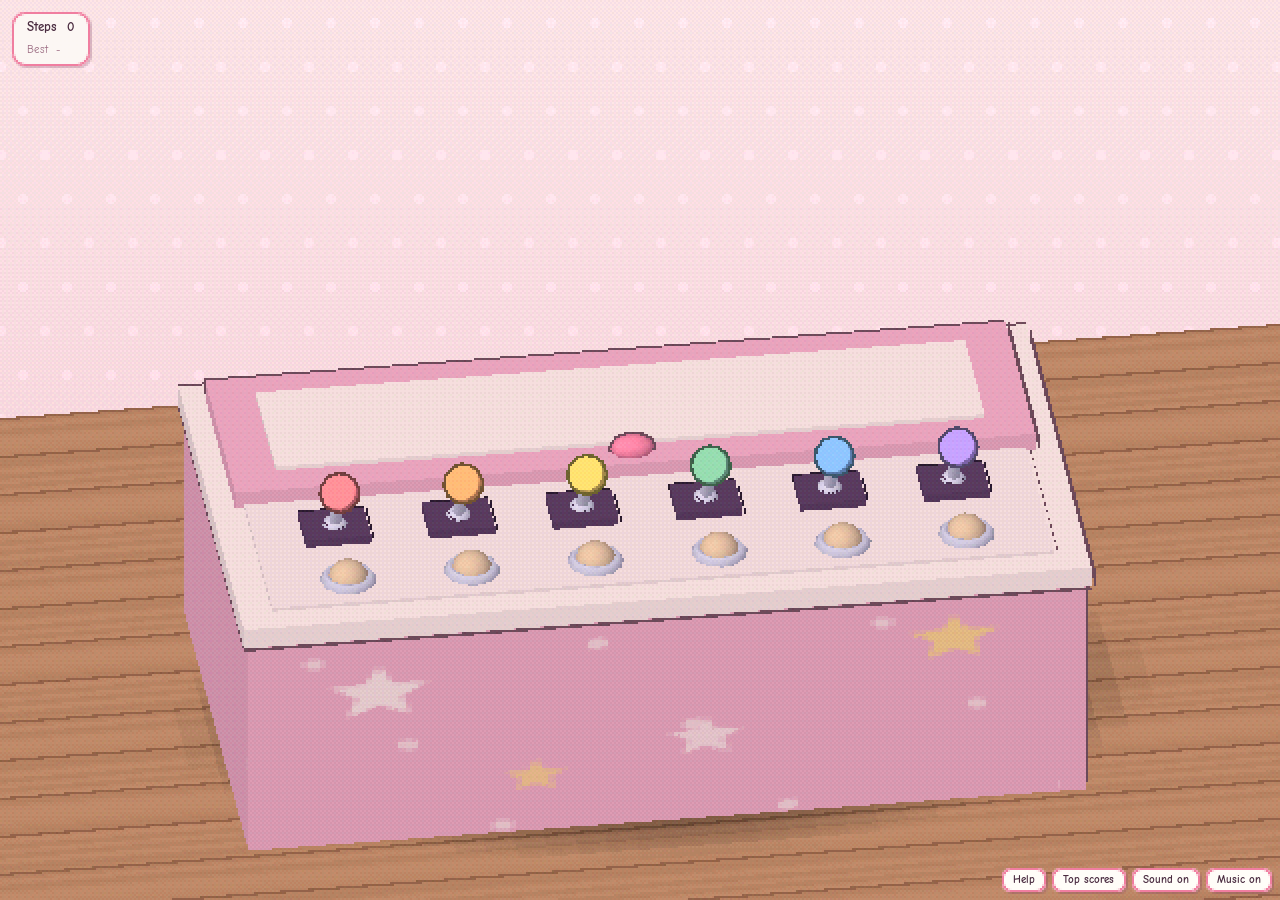
<file: docs/switchbox/index.html>
<!doctype html>
<html lang="en">
<head>
<meta charset="utf-8">
<meta name="viewport" content="width=device-width, initial-scale=1, viewport-fit=cover">
<title>Switchbox</title>
<meta name="description" content="A girl lives in a pink toy box with six lamped switches and pushes every one you flip back down. Find the hidden order that lights all six.">
<meta name="theme-color" content="#fbe3e6">
<style>
@font-face { font-family: "Comic Neue"; font-weight: 400; src: url("./fonts/comic-neue-latin-400-normal.woff2") format("woff2"); }
@font-face { font-family: "Comic Neue"; font-weight: 700; src: url("./fonts/comic-neue-latin-700-normal.woff2") format("woff2"); }
:root { color-scheme: light; }
html, body { margin: 0; height: 100%; overflow: hidden; background: #fbe3e6; }
body { font-family: "Comic Neue", "Chalkboard SE", "Comic Sans MS", cursive; color: #4a2c40; }
#stage { position: fixed; inset: 0; overflow: hidden; touch-action: none; user-select: none; -webkit-user-select: none; -webkit-touch-callout: none; -webkit-tap-highlight-color: transparent; }
#view { position: absolute; left: 0; top: 0; display: block; image-rendering: pixelated; image-rendering: crisp-edges; outline: none; }
#name { position: fixed; left: 0; bottom: 0; width: 1px; height: 1px; opacity: 0; border: 0; padding: 0; font-size: 16px; pointer-events: none; }
#status { position: fixed; inset: 0; display: grid; place-items: center; font-weight: 700; font-size: 18px; color: #b0507a; pointer-events: none; transition: opacity .4s; }
#status.gone { opacity: 0; }
</style>
</head>
<body>
<div id="stage">
  <canvas id="view" tabindex="0" role="application" aria-label="Switchbox. A girl lives in a box of six switches and flips them back down. Find the order that lights all six lamps. Click a switch or press 1 to 6. F1 or H help, T top scores, M music, N sound."></canvas>
</div>
<input id="name" type="text" autocomplete="off" autocapitalize="characters" spellcheck="false" aria-label="Your name for the top scores" maxlength="40">
<div id="status">Opening the box…</div>
<script src="./sbx.js"></script>
<script src="./app.js"></script>
</body>
</html>
</file>
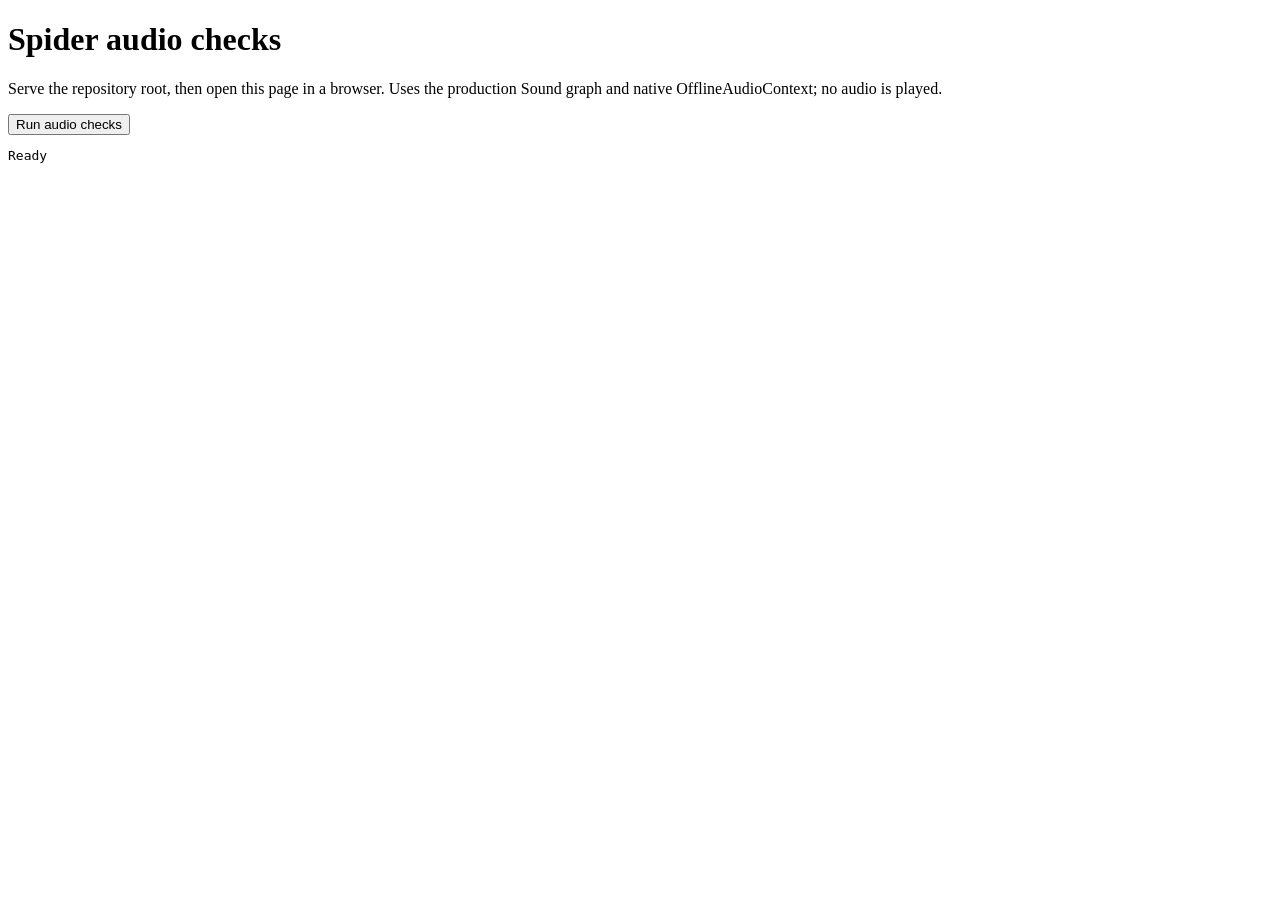
<file: tests/spider-audio.html>
<!doctype html><meta charset="utf-8"><title>Spider audio checks</title>
<h1>Spider audio checks</h1><p>Serve the repository root, then open this page in a browser. Uses the production Sound graph and native OfflineAudioContext; no audio is played.</p>
<button id="run">Run audio checks</button><pre id="results">Ready</pre>
<script type="module">
import {Sound,earthVoiceRpm} from '../docs/spider-drive/drive/audio.mjs';
const results=document.querySelector('#results');
function assert(ok,message){if(!ok)throw Error(message);}
async function render({world='earth',rpm=1450,load=.9,off=false,stalled=false,unity=false,shutdown=false,limited=false,fullMix=false,view='chase',volume=.7,sampleRate=44100}={}){
 const ctx=new OfflineAudioContext(1,sampleRate*5,sampleRate);let now=0,seed=711;
 const clock=new Proxy(ctx,{get(target,key){if(key==='currentTime')return now;const value=Reflect.get(target,key,target);return typeof value==='function'?value.bind(target):value;}});
 const realContext=window.AudioContext,random=Math.random;let sound;
 try{
  window.AudioContext=function(){return clock;};
  Math.random=()=>{seed^=seed<<13;seed^=seed>>>17;seed^=seed<<5;return (seed>>>0)/4294967296;};
  sound=new Sound();sound.setBody({id:world});sound.start();
 }finally{window.AudioContext=realContext;Math.random=random;}
 clearInterval(sound.music.timer);sound.music.setOn(false);sound.nextBird=Infinity;
 // Listen only to the complete Earth engine bus, including its atmospheric
 // layers and cabin feed source. Keep all other game audio out of the render.
 sound.master.gain.value=volume;
 if(!fullMix){sound.eng.dc.disconnect();sound.master.disconnect();sound.extG.disconnect();sound.int.disconnect();
 if(limited){sound.eng.dc.connect(sound.master);sound.master.connect(sound.limiter);}else sound.eng.dc.connect(ctx.destination);}
 if(unity)sound.eng.mix.gain.value=1;
 const sp={engine:{rpm,load,off,stalled},speed:()=>0,wheels:Array.from({length:6},()=>({contact:false,ev:0,slip:0,slipAngle:0})),brush:0};
 for(let frame=0;frame<300;frame++){
  now=frame/60;
  if(shutdown&&now>=2)sp.engine.off=true;
  sound.update(1/60,sp,{atmo:{weather:'clear',night:0},view},{});
 }
 const buffer=await ctx.startRendering(),data=buffer.getChannelData(0);
 assert(data.every(Number.isFinite),'Non-finite audio samples');
 const segment=data.subarray(3*sampleRate);let square=0,peak=0,mean=0;
 for(const x of segment){square+=x*x;peak=Math.max(peak,Math.abs(x));mean+=x;}
 return {rms:Math.sqrt(square/segment.length),peak,mean:mean/segment.length};
}
document.querySelector('#run').onclick=async()=>{
 const button=document.querySelector('#run');button.disabled=true;results.textContent='Running…';const lines=[];
 try{
  assert(earthVoiceRpm(0)===0&&earthVoiceRpm(170)>0,'Cranking/run-down pitch');
  let prev=0;for(let r=0;r<=2500;r++){const v=earthVoiceRpm(r);assert(v>=prev&&v<=1250,'Pitch must remain monotonic and bounded');prev=v;}
  lines.push('PASS: continuous low pitch range, cranking and run-down');
  const unity=await render({unity:true}),raised=await render();
  const db=20*Math.log10(raised.rms/unity.rms);assert(Math.abs(db-4)<.01,'Engine bus gain: '+db);
  lines.push(`PASS: ${db.toFixed(2)} dB engine-only increase`);
  for(const world of ['moon','mars','titan']){const x=await render({world});assert(x.peak<1e-7,world+' diesel leak');lines.push('PASS: no diesel layers on '+world);}
  for(const scenario of [{off:true},{stalled:true},{shutdown:true}]){const x=await render(scenario);assert(x.peak<.0001,'Stopped engine leaked sound: '+JSON.stringify(x));}
  lines.push('PASS: off, stalled and post-shutdown engine silence');
  for(const sampleRate of [44100,48000])for(const [rpm,load]of [[550,.08],[1450,.9],[2150,1]]){
   const x=await render({rpm,load,sampleRate,limited:true});assert(x.rms>.001&&x.peak<.98,'Engine level/headroom: '+JSON.stringify(x));assert(Math.abs(x.mean)<x.rms*.03,'DC offset: '+JSON.stringify({rpm,sampleRate,...x}));
   lines.push(`PASS: ${sampleRate} Hz, ${rpm} rpm, peak ${x.peak.toFixed(3)}, RMS ${x.rms.toFixed(3)}`);
  }
  for(const view of ['chase','seat']){const x=await render({fullMix:true,view,volume:1,rpm:2150,load:1});assert(x.peak<.98,'Full-volume '+view+' clipped: '+JSON.stringify(x));lines.push(`PASS: full-volume ${view} mix, peak ${x.peak.toFixed(3)}`);}
  results.textContent=lines.join('\n')+'\nALL AUDIO CHECKS PASSED';
 }catch(error){results.textContent=lines.join('\n')+'\nFAIL: '+error.stack;console.error(error);}finally{button.disabled=false;}
};
</script>
</file>
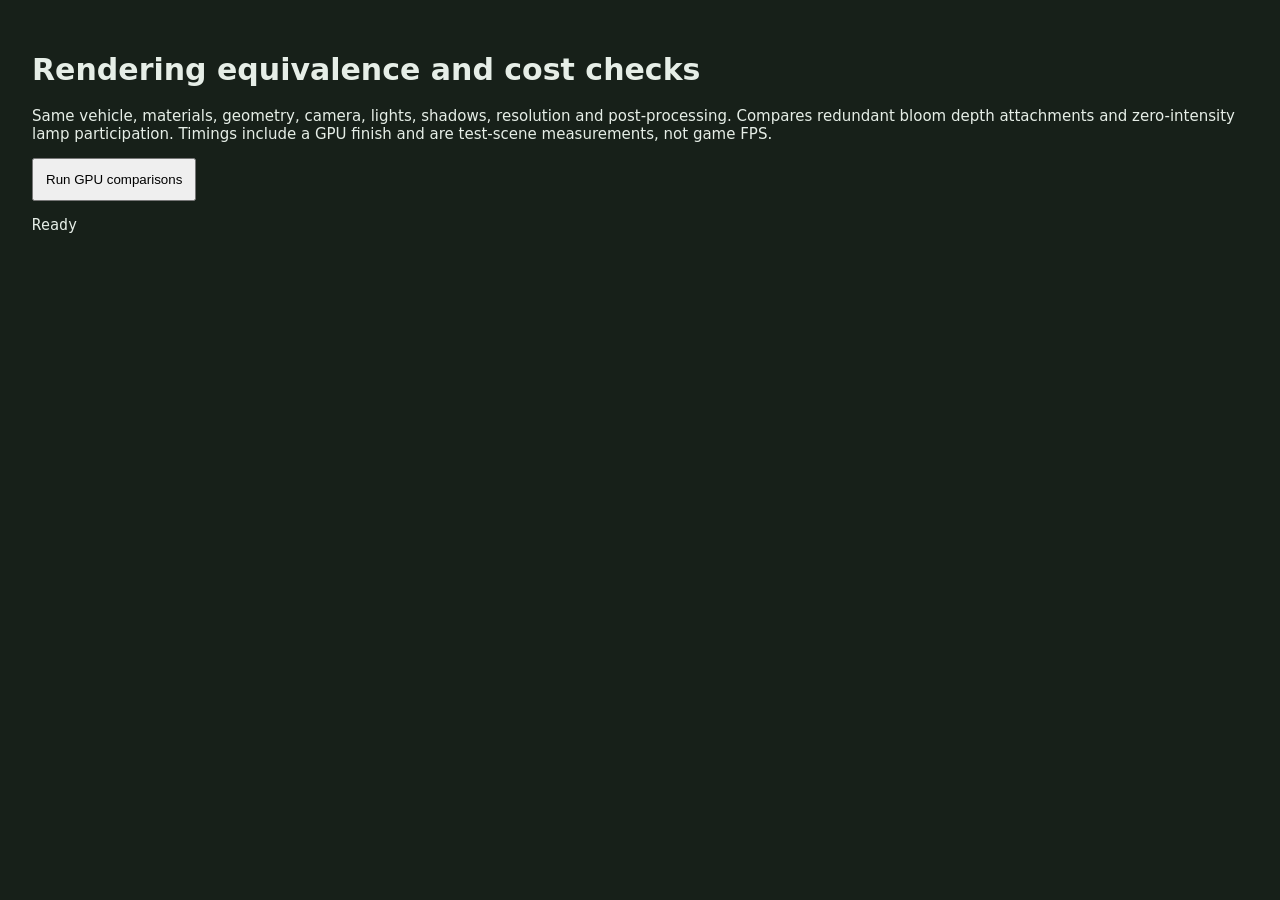
<file: tests/spider-render.html>
<!doctype html><meta charset="utf-8"><title>Spider rendering equivalence</title>
<script type="importmap">{"imports":{"three":"../docs/spider-drive/vendor/three.module.js"}}</script>
<style>body{background:#172019;color:#e6eee7;font:15px system-ui;padding:24px}button{padding:12px}pre{white-space:pre-wrap}canvas{max-width:100%}</style>
<h1>Rendering equivalence and cost checks</h1><p>Same vehicle, materials, geometry, camera, lights, shadows, resolution and post-processing. Compares redundant bloom depth attachments and zero-intensity lamp participation. Timings include a GPU finish and are test-scene measurements, not game FPS.</p>
<button id="run">Run GPU comparisons</button><pre id="results">Ready</pre><div id="view"></div>
<script type="module">
import * as T from 'three';
import {Post} from '../docs/spider-drive/drive/post.mjs';
import {SpiderModel} from '../docs/spider-drive/drive/vehicle.mjs';
import {Spider} from '../docs/spider-drive/drive/physics.mjs';
const output=document.querySelector('#results'),button=document.querySelector('#run');
const median=a=>a.sort((x,y)=>x-y)[a.length>>1];
button.onclick=async()=>{
 button.disabled=true;output.textContent='Building test scene…';const records=[];let renderer;
 try{
  renderer=new T.WebGLRenderer({antialias:false,logarithmicDepthBuffer:true,preserveDrawingBuffer:true});renderer.shadowMap.enabled=true;renderer.shadowMap.type=T.PCFSoftShadowMap;renderer.toneMapping=T.ACESFilmicToneMapping;renderer.toneMappingExposure=.65;renderer.info.autoReset=false;
  document.querySelector('#view').replaceChildren(renderer.domElement);
  const scene=new T.Scene();scene.background=new T.Color(.12,.17,.22);const camera=new T.PerspectiveCamera(52,1.6,.2,2000);camera.position.set(20,13,28);camera.lookAt(0,3,0);
  scene.add(new T.HemisphereLight(0xaabbdd,0x53452e,1.2));const sun=new T.DirectionalLight(0xffddbb,4);sun.position.set(20,40,30);sun.castShadow=true;sun.shadow.mapSize.set(1024,1024);Object.assign(sun.shadow.camera,{left:-35,right:35,top:35,bottom:-35,far:150});scene.add(sun);
  const ground=new T.Mesh(new T.PlaneGeometry(200,200,32,32),new T.MeshStandardMaterial({color:0x697d48,roughness:.9}));ground.rotation.x=-Math.PI/2;ground.receiveShadow=true;scene.add(ground);
  const model=new SpiderModel(),sp=new Spider({ground:()=>0,normal:()=>[0,1,0],surface:()=>({}),obstacles:()=>[]});scene.add(model.root);model.update(sp,0,{headlights:true,worklights:true});
  const lamps=model.lampMounts.map(m=>{const l=new T.SpotLight(0xfff0d6,0,140,m.angle,.55,1.1),target=new T.Object3D();l.position.set(...m.pos);target.position.set(...m.aim);m.parent.add(l,target);l.target=target;l.userData.power=m.power;return l;});
  const gl=renderer.getContext();const draw=post=>{renderer.info.reset();post.frame(0,scene,camera);gl.finish();};
  const capture=()=>{const s=renderer.getDrawingBufferSize(new T.Vector2()),a=new Uint8Array(s.x*s.y*4);gl.readPixels(0,0,s.x,s.y,gl.RGBA,gl.UNSIGNED_BYTE,a);return a;};
  for(const quality of ['low','medium','high']){
   const ratio=quality==='high'?1.75:quality==='medium'?1.4:1;renderer.setPixelRatio(ratio);renderer.setSize(480,300);
   const post=new Post(renderer,scene,camera,{quality});post.setSize(480,300);const targets=[post.bloom.renderTargetBright,...post.bloom.renderTargetsHorizontal,...post.bloom.renderTargetsVertical];
   for(const lightsOn of [false,true]){
    const run=async (depth,includeOffLamps)=>{
     for(const rt of targets){rt.dispose();rt.depthBuffer=depth;}
     for(const l of lamps){l.intensity=lightsOn?420*l.userData.power:0;l.visible=includeOffLamps||lightsOn;}
     for(let i=0;i<4;i++){draw(post);await new Promise(requestAnimationFrame);}
     const times=[];for(let i=0;i<12;i++){const start=performance.now();draw(post);times.push(performance.now()-start);await new Promise(requestAnimationFrame);}
     return {pixels:capture(),ms:median(times),calls:renderer.info.render.calls,triangles:renderer.info.render.triangles};
    };
    const before=await run(true,true),depthOnly=await run(false,true),after=await run(false,false);let differing=0,maxError=0,depthDiffering=0;
    for(let i=0;i<before.pixels.length;i++)if(before.pixels[i]!==depthOnly.pixels[i])depthDiffering++;
    for(let i=0;i<before.pixels.length;i++){const d=Math.abs(before.pixels[i]-after.pixels[i]);if(d)differing++;maxError=Math.max(maxError,d);}
    const row={quality,lightsOn,pixelRatio:ratio,lamps:lamps.length,differingChannels:differing,depthDifferingChannels:depthDiffering,maxChannelError:maxError,beforeMs:+before.ms.toFixed(2),afterMs:+after.ms.toFixed(2),calls:after.calls,triangles:after.triangles,unusedDepthPixels:quality==='low'?0:targets.reduce((n,rt)=>n+rt.width*rt.height,0)};
    records.push(row);output.textContent=JSON.stringify(records,null,2);
    // Changing the light-count shader variant can round a few channels by
    // one 8-bit step. Depth-only removal must remain exactly identical.
    if(depthDiffering||maxError>1||differing>before.pixels.length*.0001||before.calls!==after.calls||before.triangles!==after.triangles)throw Error('Rendering changed: '+JSON.stringify(row));
   }
   post.composer.dispose();post.bloom.dispose();post.clean.dispose();post.grade.dispose();for(const pass of post.composer.passes)if(pass.constructor.name==='OutputPass')pass.dispose();
  }
  output.textContent='ALL GPU COMPARISONS PASSED\n'+JSON.stringify(records,null,2);
 }catch(e){output.textContent+='\nFAIL: '+e.stack;console.error(e);}finally{renderer?.dispose();button.disabled=false;}
};
</script>
</file>
<file: docs/monk-choir/style.css>
:root {
  --ink: #15110e;
  --ink-2: #1e1814;
  --ink-3: #2a221c;
  --line: #3b3027;
  --paper: #efe4cf;
  --paper-dim: #b9ab93;
  --saffron: #e9a23b;
  --saffron-dim: #a8742c;
  --maroon: #8c2f22;
  --maroon-deep: #5e1f17;
  --gold: #f2cf6b;
  --jade: #6fb59a;
  --radius: 10px;
  color-scheme: dark;
}

* { box-sizing: border-box; }

html, body {
  margin: 0;
  background: var(--ink);
  color: var(--paper);
  font: 15px/1.5 "Iowan Old Style", "Palatino Linotype", Palatino, Georgia, serif;
}

button, select, input { font: inherit; color: inherit; }

.top {
  display: flex;
  flex-wrap: wrap;
  align-items: center;
  gap: 12px 24px;
  padding: 16px 20px;
  border-bottom: 1px solid var(--line);
  background: linear-gradient(180deg, #1b1511, var(--ink));
}

.brand h1 {
  margin: 0;
  font-size: 28px;
  letter-spacing: 0.08em;
  color: var(--saffron);
  font-weight: 600;
}

.brand p {
  margin: 0;
  color: var(--paper-dim);
  font-style: italic;
  font-size: 14px;
}

.engine-switch {
  display: flex;
  border: 1px solid var(--line);
  border-radius: 999px;
  overflow: hidden;
}

.engine-switch button {
  background: transparent;
  border: 0;
  padding: 8px 16px;
  cursor: pointer;
  color: var(--paper-dim);
}

.engine-switch button.on {
  background: var(--maroon);
  color: var(--paper);
}

.top-actions {
  margin-left: auto;
  display: flex;
  gap: 8px;
}

.power {
  background: var(--saffron);
  color: #22160b;
  border: 0;
  border-radius: 999px;
  padding: 8px 18px;
  font-weight: 600;
  cursor: pointer;
}

.power.on {
  background: var(--jade);
}

.ghost {
  background: transparent;
  border: 1px solid var(--line);
  border-radius: 999px;
  padding: 7px 14px;
  cursor: pointer;
  color: var(--paper-dim);
}

.ghost:hover, .ghost.on { border-color: var(--saffron-dim); color: var(--paper); }

main {
  max-width: 1180px;
  margin: 0 auto;
  padding: 16px 20px 48px;
  display: grid;
  grid-template-columns: minmax(0, 1fr) minmax(0, 1fr);
  gap: 16px;
}

.stage-wrap {
  grid-column: 1 / -1;
  background: radial-gradient(ellipse at 50% 0%, #2b1f17 0%, var(--ink-2) 70%);
  border: 1px solid var(--line);
  border-radius: var(--radius);
  padding: 8px 8px 4px;
}

#stage {
  width: 100%;
  height: 230px;
  display: block;
  cursor: pointer;
}

.caption {
  margin: 0 8px 6px;
  color: var(--paper-dim);
  font-size: 13px;
  min-height: 1.5em;
}

.play {
  grid-column: 1 / -1;
  display: grid;
  grid-template-columns: minmax(0, 1.1fr) minmax(0, 1fr);
  gap: 16px;
}

.pad-wrap, .keys-wrap, .panel {
  background: var(--ink-2);
  border: 1px solid var(--line);
  border-radius: var(--radius);
  padding: 12px;
}

#pad {
  width: 100%;
  aspect-ratio: 16 / 10;
  display: block;
  border-radius: 8px;
  touch-action: none;
  cursor: crosshair;
}

.pad-legend {
  display: flex;
  justify-content: space-between;
  color: var(--paper-dim);
  font-size: 12px;
  margin-top: 6px;
}

.keyboard {
  position: relative;
  height: 150px;
  user-select: none;
  touch-action: none;
}

.key {
  position: absolute;
  top: 0;
  border: 1px solid #2b241e;
  border-radius: 0 0 6px 6px;
}

.key.white {
  height: 100%;
  background: linear-gradient(180deg, #efe4cf, #d9cbb0);
  z-index: 1;
}

.key.black {
  height: 60%;
  background: linear-gradient(180deg, #2a221c, #120e0b);
  z-index: 2;
}

.key.down.white { background: linear-gradient(180deg, var(--gold), var(--saffron)); }
.key.down.black { background: linear-gradient(180deg, var(--maroon), var(--maroon-deep)); }

.key .label {
  position: absolute;
  bottom: 6px;
  left: 0;
  right: 0;
  text-align: center;
  font-size: 11px;
  color: #5c4d3a;
}

.hint {
  color: var(--paper-dim);
  font-size: 12.5px;
  margin: 10px 0 0;
}

kbd {
  border: 1px solid var(--line);
  border-bottom-width: 2px;
  border-radius: 4px;
  padding: 0 4px;
  font-size: 11px;
  background: var(--ink-3);
}

.panel h2 {
  margin: 0 0 4px;
  font-size: 18px;
  color: var(--saffron);
  font-weight: 600;
}

.lede {
  margin: 0 0 12px;
  color: var(--paper-dim);
  font-size: 14px;
}

.hidden { display: none !important; }

#classic-panel, #choir-panel { grid-column: 1 / 2; }
#inspector { grid-column: 2 / 3; }
#classic-panel { grid-column: 1 / -1; }
.about { grid-column: 1 / -1; }

.controls {
  display: grid;
  grid-template-columns: repeat(auto-fill, minmax(170px, 1fr));
  gap: 10px 16px;
}

.control label {
  display: flex;
  justify-content: space-between;
  font-size: 13px;
  color: var(--paper-dim);
}

.control output {
  color: var(--paper);
  font-variant-numeric: tabular-nums;
}

.control input[type=range] {
  width: 100%;
  accent-color: var(--saffron);
}

.control select {
  width: 100%;
  background: var(--ink-3);
  border: 1px solid var(--line);
  border-radius: 6px;
  padding: 4px 6px;
}

.choir-head {
  display: flex;
  flex-wrap: wrap;
  align-items: baseline;
  justify-content: space-between;
  gap: 8px;
}

.preset {
  font-size: 13px;
  color: var(--paper-dim);
}

.preset select {
  margin-left: 6px;
  background: var(--ink-3);
  border: 1px solid var(--line);
  border-radius: 6px;
  padding: 5px 8px;
  max-width: 260px;
}

.singers {
  margin-top: 14px;
}

.singers summary {
  cursor: pointer;
  color: var(--paper);
  margin-bottom: 8px;
}

.table-wrap {
  overflow-x: auto;
}

table {
  border-collapse: collapse;
  width: 100%;
  font-size: 13px;
}

th, td {
  text-align: left;
  padding: 4px 6px;
  border-bottom: 1px solid var(--line);
  white-space: nowrap;
}

th { color: var(--paper-dim); font-weight: normal; }

td select, td input {
  background: var(--ink-3);
  border: 1px solid var(--line);
  border-radius: 5px;
  padding: 2px 4px;
  font-size: 12.5px;
}

td input[type=number] { width: 52px; }
td select { max-width: 118px; }
td input[type=range] { width: 70px; accent-color: var(--saffron); }

tr.selected td { background: rgba(233, 162, 59, 0.08); }

.remove {
  background: transparent;
  border: 0;
  color: var(--paper-dim);
  cursor: pointer;
  font-size: 15px;
}

.inspect-grid {
  display: grid;
  grid-template-columns: 1fr;
  gap: 10px;
}

figure { margin: 0; }

#tube, #spectrum, #mouthmap {
  width: 100%;
  height: 150px;
  display: block;
  background: var(--ink);
  border-radius: 8px;
}

figcaption {
  font-size: 12px;
  color: var(--paper-dim);
  margin-top: 4px;
}

.readout {
  display: grid;
  grid-template-columns: auto 1fr auto 1fr;
  gap: 2px 10px;
  font-size: 13px;
  margin: 10px 0 0;
}

.readout dt { color: var(--paper-dim); }
.readout dd { margin: 0; font-variant-numeric: tabular-nums; }

.about summary {
  cursor: pointer;
  list-style: none;
}

.about summary h2 { display: inline; }
.about summary::before { content: "▸ "; color: var(--saffron); }
.about details[open] summary::before { content: "▾ "; }

.about-body { max-width: 820px; }
.about-body p, .about-body li { color: #ddd0b8; }
.small { font-size: 13px; color: var(--paper-dim) !important; }
.about a { color: var(--gold); }

@media (max-width: 860px) {
  main { grid-template-columns: minmax(0, 1fr); padding: 12px 16px 40px; }
  .play { grid-template-columns: minmax(0, 1fr); }
  #classic-panel, #choir-panel, #inspector { grid-column: 1 / -1; }
  .top { padding: 12px 16px; }
  .top-actions { margin-left: 0; }
  #stage { height: 190px; }
  .readout { grid-template-columns: auto 1fr; }
}

.controls h3.sub {
  grid-column: 1 / -1;
  margin: 8px 0 -4px;
  font-size: 14px;
  font-weight: 600;
  color: var(--gold);
  border-top: 1px solid var(--line);
  padding-top: 10px;
}

.song { grid-column: 1 / -1; }

.song-head {
  display: flex;
  align-items: center;
  gap: 16px;
  flex-wrap: wrap;
}

.song-head > div { flex: 1 1 320px; }
.song-head .lede { margin: 0; }

.song-time {
  font-variant-numeric: tabular-nums;
  color: var(--paper-dim);
}

.power:disabled { opacity: 0.6; cursor: wait; }

#score {
  width: 100%;
  height: 300px;
  display: block;
  margin: 12px 0;
  background: var(--ink);
  border-radius: 8px;
  cursor: pointer;
}

.song-sections {
  list-style: none;
  padding: 0;
  margin: 0;
  display: grid;
  grid-template-columns: repeat(auto-fill, minmax(230px, 1fr));
  gap: 8px;
}

.song-sections li {
  border: 1px solid var(--line);
  border-radius: 8px;
  padding: 8px 10px;
  cursor: pointer;
  font-size: 13px;
  color: var(--paper-dim);
}

.song-sections li strong {
  display: block;
  color: var(--paper);
  font-size: 14px;
}

.song-sections li.now {
  border-color: var(--saffron);
  background: rgba(233, 162, 59, 0.08);
}

.roll-legend {
  display: flex;
  flex-wrap: wrap;
  gap: 4px 14px;
  font-size: 12px;
  color: var(--paper-dim);
  margin: -4px 0 12px;
}

.roll-legend i {
  display: inline-block;
  width: 14px;
  height: 4px;
  border-radius: 2px;
  margin-right: 5px;
  vertical-align: middle;
}

.hdr { grid-column: 1 / -1; }

.hdr-head {
  display: flex;
  flex-wrap: wrap;
  justify-content: space-between;
  gap: 12px;
  align-items: flex-start;
}

.hdr-head > div:first-child { flex: 1 1 420px; }

.ab, .exposures {
  display: flex;
  gap: 6px;
  flex-wrap: wrap;
}

.exposures { margin: 10px 0 14px; }

#hdr-spectrogram {
  width: 100%;
  height: 220px;
  display: block;
  background: #000;
  border-radius: 8px;
  margin-top: 12px;
  image-rendering: pixelated;
}

.hdr-meters {
  display: grid;
  grid-template-columns: repeat(auto-fill, minmax(200px, 1fr));
  gap: 8px 18px;
  margin-top: 14px;
  font-size: 13px;
}

.meter-row span { color: var(--paper-dim); }

.meter-bar {
  height: 6px;
  background: var(--ink-3);
  border-radius: 3px;
  overflow: hidden;
  margin-top: 3px;
}

.meter-bar i {
  display: block;
  height: 100%;
  background: var(--saffron);
}

.control.check label {
  justify-content: flex-start;
  gap: 8px;
  cursor: pointer;
}

.control.syllables {
  grid-column: 1 / -1;
  display: flex;
  flex-wrap: wrap;
  align-items: center;
  gap: 6px;
}

.control.syllables label { margin-right: 6px; }
.control.syllables button { padding: 4px 12px; }

.room-bar {
  display: flex;
  flex-wrap: wrap;
  gap: 8px 16px;
  align-items: center;
  margin: 2px 8px 8px;
  font-size: 13px;
  color: var(--paper-dim);
}

.room-bar select {
  background: var(--ink-3);
  border: 1px solid var(--line);
  border-radius: 6px;
  padding: 3px 6px;
  margin-left: 4px;
}

.room-bar input[type=range] { width: 120px; accent-color: var(--saffron); vertical-align: middle; }
#room-info { color: var(--paper-dim); }

.monk-panel {
  margin-top: 14px;
  padding: 12px 14px;
  border: 1px solid var(--line);
  border-radius: 8px;
  background: var(--ink-3);
}

.monk-head {
  display: flex;
  flex-wrap: wrap;
  align-items: baseline;
  justify-content: space-between;
  gap: 8px;
}

.monk-head h3 {
  margin: 0;
  font-size: 15px;
}

.monk-buttons button { padding: 4px 10px; }

.own-control label input[type=checkbox] {
  vertical-align: -2px;
  accent-color: var(--saffron);
}

.own-control.following output { color: var(--paper-dim); }
.own-control.following input[type=range] { opacity: 0.45; }

.control.hidden { display: none; }

.pitch-badge {
  font-size: 12px;
  color: var(--paper-dim);
  white-space: nowrap;
}

.pitch-badge.own { color: var(--saffron); }

.throat {
  margin-top: 12px;
}

.throat summary {
  cursor: pointer;
  color: var(--paper);
  margin-bottom: 8px;
}

.text-input {
  width: 100%;
  box-sizing: border-box;
  background: var(--ink-3);
  border: 1px solid var(--line);
  border-radius: 6px;
  padding: 4px 6px;
  color: var(--paper);
  font: inherit;
}
</file>
<file: docs/spider-drive/drive.css>
:root{--ink:#eef3ee;--mute:#b9c6c2;--panel:rgba(16,26,28,.72);--panel2:rgba(10,18,20,.86);--line:rgba(190,215,205,.22);--amber:#f0b95a;--teal:#6fe0c8;--red:#ff6a4f;--ok:#9fe07a;font:14px/1.45 "Segoe UI",system-ui,-apple-system,Roboto,Arial,sans-serif;color:var(--ink);background:#0b1214;color-scheme:dark}
*{box-sizing:border-box}body{margin:0;overflow:hidden}main{position:fixed;inset:0;overflow:hidden}
#world{position:absolute;inset:0;width:100%;height:100%;display:block;outline:none;touch-action:none}
button,select,input{font:inherit;color:var(--ink)}button{background:linear-gradient(#2a3d40,#1a2a2d);border:1px solid rgba(170,210,200,.35);border-radius:6px;padding:7px 12px;cursor:pointer}button:hover{border-color:var(--teal)}button:focus-visible,select:focus-visible,input:focus-visible,a:focus-visible{outline:2px solid var(--teal);outline-offset:2px}
select,input[type=number]{background:#172427;border:1px solid var(--line);border-radius:5px;padding:5px 7px}
a{color:inherit}.small{font-size:12px;color:var(--mute)}
.brand{font:400 52px/1 Georgia,"Times New Roman",serif;letter-spacing:-1px;margin:0}
/* loading */
#loading{position:absolute;inset:0;display:flex;flex-direction:column;align-items:center;justify-content:center;gap:12px;background:radial-gradient(ellipse at 50% 40%,#1c2c2c,#070c0d 70%);z-index:20;text-align:center;padding:20px}
.gen-wrap{position:relative;width:min(58vmin,420px);aspect-ratio:1;border-radius:6px;overflow:hidden;box-shadow:0 30px 80px #000a,0 0 0 1px var(--line)}
#gen{width:100%;height:100%;image-rendering:auto;display:block;filter:saturate(1.1) contrast(1.05)}
.gen-glow{position:absolute;inset:0;background:linear-gradient(transparent 60%,#0a1214cc);pointer-events:none}
#gen-stage{font:italic 18px Georgia,serif;margin:0;color:#dfe8e2;min-height:1.4em}
.bar{width:min(420px,80vw);height:3px;background:#ffffff18;border-radius:2px;overflow:hidden}.bar span{display:block;height:100%;width:0;background:linear-gradient(90deg,var(--teal),var(--amber));transition:width .25s}
body:not([data-state=loading]) #loading{display:none}
/* menu */
#menu{position:absolute;inset:0;z-index:15;display:flex;align-items:center;justify-content:center;background:linear-gradient(90deg,#070d0ee8,#0a1214b0 55%,#0a121400);padding:18px;overflow:auto}
#menu[hidden]{display:none}
.menu-inner{width:min(880px,100%);display:grid;gap:14px}
.menu-head .tag{margin:6px 0 0;font:italic 18px Georgia,serif;color:#dbe4dd}
.missions{display:grid;grid-template-columns:repeat(auto-fit,minmax(150px,1fr));gap:8px}
.mission{text-align:left;padding:12px;border-radius:9px;background:var(--panel);border:1px solid var(--line);display:grid;gap:4px;min-height:92px}
.mission b{font:17px Georgia,serif}.mission span{font-size:12px;color:var(--mute)}.mission[aria-checked=true]{border-color:var(--amber);box-shadow:0 0 0 1px var(--amber) inset;background:rgba(40,36,20,.75)}
.brief{background:var(--panel2);border:1px solid var(--line);border-radius:9px;padding:14px 16px;min-height:84px}.brief h3{margin:0 0 6px;font:20px Georgia,serif}.brief p{margin:0;color:#d4ddd8}.brief .kit{margin-top:8px;font-size:12px;color:var(--amber)}
.opts{background:var(--panel);border:1px solid var(--line);border-radius:9px;padding:8px 14px}.opts summary{cursor:pointer;color:var(--mute)}
.opt-grid{display:grid;grid-template-columns:repeat(auto-fit,minmax(200px,1fr));gap:10px;padding:10px 0}.opt-grid label{display:grid;gap:4px;font-size:12px;color:var(--mute)}
.go{font:20px Georgia,serif;padding:13px;background:linear-gradient(#b6883a,#8a6424);border-color:#f0c878;color:#fff8e8}
.honesty{margin:0}
/* HUD */
#hud-head{position:absolute;top:12px;left:16px;right:16px;display:flex;justify-content:space-between;gap:12px;pointer-events:none;z-index:5;text-shadow:0 1px 8px #000c}
.brand-s{font:30px/1 Georgia,serif;margin:0}#place{margin:4px 0 0;font:italic 16px Georgia,serif;color:#e8ede6}
#hud-head nav{display:flex;gap:14px;align-items:start;pointer-events:auto;font-size:13px}#hud-head nav a{padding-top:6px}
#pause-btn{padding:5px 10px}
body[data-state=menu] #hud-head,body[data-state=loading] #hud-head,body[data-state=menu] #panel,body[data-state=menu] #dash,body[data-state=menu] #minimap,body[data-state=menu] #objectives{display:none}
#minimap{position:absolute;right:14px;top:58px;width:204px;background:var(--panel);border:1px solid var(--line);border-radius:10px;overflow:hidden;z-index:4;backdrop-filter:blur(6px)}
#minimap canvas{display:block;width:202px;height:202px}#minimap p{margin:0;padding:3px 9px;font-size:11px;font-variant-numeric:tabular-nums;color:var(--mute)}#bearing{color:var(--amber)!important;padding-bottom:6px!important}
#objectives{position:absolute;left:16px;top:74px;width:min(330px,40vw);background:var(--panel);border:1px solid var(--line);border-radius:10px;padding:10px 14px;z-index:4;backdrop-filter:blur(6px)}
#objectives:empty,#objectives.none{display:none}#objectives h2{margin:0 0 4px;font:17px Georgia,serif}#objectives ol{margin:0;padding-left:18px;font-size:13px}#objectives li.done{color:var(--ok);text-decoration:line-through;text-decoration-color:#9fe07a88}#objectives li.fail{color:var(--red)}#objectives li.active{color:#fff}
#obj-meter{margin:6px 0 0;font-size:12px;color:var(--amber);font-variant-numeric:tabular-nums}
#radio{position:absolute;left:50%;top:18%;transform:translateX(-50%);max-width:min(640px,86vw);background:rgba(8,14,14,.78);border-left:3px solid var(--amber);padding:8px 14px;border-radius:4px;font-size:15px;z-index:6;opacity:0;transition:opacity .4s;pointer-events:none}
#radio.on{opacity:1}#radio .who{color:var(--amber);font-weight:600;margin-right:8px;font-size:12px;letter-spacing:.06em;text-transform:uppercase}
#toast{position:absolute;left:50%;top:40%;transform:translate(-50%,-50%);font:italic 26px Georgia,serif;text-shadow:0 2px 14px #000;opacity:0;transition:opacity .5s;pointer-events:none;z-index:6;text-align:center}#toast.on{opacity:1}
#panel{position:absolute;right:14px;bottom:16px;width:204px;background:var(--panel);border:1px solid var(--line);border-radius:10px;padding:8px;z-index:4;display:grid;gap:6px;backdrop-filter:blur(6px)}
#feet{width:176px;height:200px;justify-self:center}
.attitude{display:flex;align-items:center;gap:8px}.attitude canvas{width:64px;height:64px}.attitude p{margin:0;font-size:11px;font-variant-numeric:tabular-nums;color:var(--mute)}
.modes{display:grid;grid-template-columns:1fr 1fr;gap:2px 8px;margin:0;font-size:11px}.modes div{display:flex;justify-content:space-between}.modes dt{color:var(--mute)}.modes dd{margin:0;font-variant-numeric:tabular-nums}
#gauges{display:grid;gap:4px}#gauges .g{font-size:11px;display:grid;gap:2px}#gauges .g i{display:block;height:5px;border-radius:3px;background:#ffffff1c;overflow:hidden}#gauges .g i b{display:block;height:100%;background:var(--teal)}
#dash{position:absolute;left:50%;bottom:14px;transform:translateX(-50%);display:flex;align-items:center;gap:12px;background:var(--panel);border:1px solid var(--line);border-radius:14px;padding:6px 14px 6px 6px;z-index:4;backdrop-filter:blur(6px);max-width:calc(100vw - 460px)}
#turbo i{display:inline-block;width:54px;height:6px;vertical-align:middle;border:1px solid var(--line);border-radius:3px;margin-right:4px;overflow:hidden}#turbo i b{display:block;height:100%;background:var(--amber);font-size:0}#turbo.cut i b{background:var(--red)}
#speedo{width:96px;height:96px}.dash-read p{margin:0;font-size:12px;color:var(--mute);font-variant-numeric:tabular-nums}.dash-read b{font-size:24px;color:var(--ink);font-weight:500}
#status{margin:0;font-size:13px;max-width:280px;color:#e9e3c8;min-width:120px}
.dash-btns{display:flex;gap:5px}.dash-btns button.urgent{background:#f0b95a;color:#1a1408;border-color:#f0b95a;animation:urg 1.2s ease-in-out infinite}@keyframes urg{50%{box-shadow:0 0 0 4px #f0b95a55}}@media (prefers-reduced-motion:reduce){.dash-btns button.urgent{animation:none}}.dash-btns button{padding:5px 9px;font-size:12px}
#touch{display:none}
#fullmap{position:absolute;inset:0;background:#081012f2;z-index:12;display:grid;place-items:center}#fullmap[hidden]{display:none}#bigmap{width:min(96vw,96vh);height:min(96vw,96vh)}
#fullmap .close{position:absolute;top:14px;right:14px}.legend{position:absolute;bottom:10px;left:16px;margin:0;font-size:12px;color:var(--mute)}.k-fire{color:#ff7a3a}.k-obj{color:var(--amber)}
#help,#pause,#end{position:absolute;left:50%;top:50%;transform:translate(-50%,-50%);width:min(620px,92vw);max-height:88vh;overflow:auto;background:var(--panel2);border:1px solid var(--line);border-radius:12px;padding:18px 22px;z-index:14;box-shadow:0 30px 90px #000b}
#help[hidden],#pause[hidden],#end[hidden]{display:none}#help h2,#pause h2,#end h2{margin:0 0 10px;font:26px Georgia,serif}
#help dl{display:grid;gap:4px;margin:0 0 10px}#help dl div{display:grid;grid-template-columns:130px 1fr;gap:10px;font-size:13px}#help dt{color:var(--amber);font-variant-numeric:tabular-nums}#help dd{margin:0}
.pause-btns{display:flex;flex-wrap:wrap;gap:8px;margin:8px 0 14px}#pause label{display:flex;gap:8px;align-items:center;margin:6px 0;font-size:13px;color:var(--mute)}
#end dl{display:grid;grid-template-columns:1fr 1fr;gap:4px 16px;font-size:13px}#end dl div{display:flex;justify-content:space-between;border-bottom:1px solid var(--line);padding:3px 0}#end dt{color:var(--mute)}#end dd{margin:0;font-variant-numeric:tabular-nums}
.boundary{position:absolute;left:10px;right:10px;bottom:2px;margin:0;text-align:center;font-size:10px;color:#cfd8d4a8;text-shadow:0 0 6px #000;pointer-events:none;z-index:3}
body[data-view=seat] #place,body[data-view=seat] .brand-s{opacity:.8}
body[data-cine=true] #panel,body[data-cine=true] #dash,body[data-cine=true] #minimap,body[data-cine=true] #objectives,body[data-cine=true] #hud-head nav{opacity:0;pointer-events:none;transition:opacity .6s}
.noscript{position:absolute;top:40%;left:20px;right:20px;text-align:center}
@media (pointer:coarse){#touch{display:block;position:absolute;inset:auto 0 0 0;height:0;z-index:7}
 #stick{position:absolute;left:18px;bottom:110px;width:132px;height:132px;border-radius:50%;background:#0a141688;border:1px solid var(--line);touch-action:none}#stick span{position:absolute;left:50%;top:50%;width:54px;height:54px;margin:-27px;border-radius:50%;background:#dfe9e4cc;box-shadow:0 4px 12px #0008}
 .tb{position:absolute;right:230px;bottom:110px;display:grid;grid-template-columns:repeat(3,64px);gap:6px}.tb button{height:46px;padding:0;font-size:13px;touch-action:none;user-select:none;background:#172528cc}
 .tb button.held{background:#3d5b54}}
@media (max-width:760px){
 .brand{font-size:40px}.brand-s{font-size:22px}#place{font-size:13px;max-width:52vw}#hud-head{top:8px;left:10px;right:10px}#hud-head nav{gap:8px;font-size:11px}#hud-head nav a{display:none}
 #minimap{top:48px;right:8px;width:128px}#minimap canvas{width:126px;height:126px}#minimap p{font-size:10px;padding:2px 6px}
 #objectives{top:auto;bottom:196px;left:8px;width:min(270px,58vw);padding:7px 10px}#objectives h2{font-size:14px}#objectives ol{font-size:11.5px}
 #panel{top:196px;bottom:auto;right:8px;width:128px;padding:5px;gap:3px}#feet{width:112px;height:128px}.attitude canvas{width:40px;height:40px}.modes{grid-template-columns:1fr;font-size:10px}#gauges .g{font-size:10px}
 #dash{left:8px;right:8px;transform:none;max-width:none;bottom:8px;padding:4px 8px 4px 4px;gap:8px;flex-wrap:wrap}#speedo{width:64px;height:64px}.dash-read b{font-size:18px}#status{font-size:11.5px;flex:1;min-width:0}
 .tb{right:10px;bottom:96px;grid-template-columns:repeat(3,54px)}#stick{bottom:96px;width:112px;height:112px}
 #radio{top:auto;bottom:260px;font-size:13px}.missions{grid-template-columns:1fr 1fr}.mission{min-height:70px;padding:9px}.mission b{font-size:15px}
}
@media (max-height:560px){#panel{display:none}#objectives{top:48px}}

.narrow-only{display:none}
@media (max-width:760px){
 .narrow-only{display:inline-block}
 #minimap{top:46px;width:122px}#minimap canvas{width:120px;height:120px}#bearing{font-size:10px}
 #objectives{top:46px;bottom:auto;left:8px;width:calc(100vw - 146px);padding:6px 9px}#objectives li:not(.active){display:none}#objectives ol{padding-left:0;list-style:none}#obj-meter{font-size:10.5px}
 #panel{top:auto;bottom:92px;right:8px;width:150px}#panel #feet,#panel .attitude,#panel .modes{display:none}
 body.panel-open #panel{bottom:92px;top:46px;width:170px;overflow:auto}body.panel-open #panel #feet,body.panel-open #panel .attitude,body.panel-open #panel .modes{display:revert}body.panel-open #minimap{display:none}
 #radio{top:auto;bottom:96px;left:8px;right:166px;transform:none;max-width:none;font-size:12.5px;padding:6px 10px}
 #dash{gap:6px}.dash-read p{display:inline;margin-right:6px}.dash-read b{font-size:17px}#status{flex-basis:100%;order:5;font-size:11px}
 .dash-btns button{padding:4px 7px;font-size:11px}
}

#obj-title{cursor:pointer;user-select:none}#obj-title::after{content:' ▾';font-size:12px;color:var(--mute)}#objectives.collapsed #obj-title::after{content:' ▸'}
#objectives.collapsed ol{display:none}
#cine-exit{display:none;position:fixed;left:50%;bottom:calc(7.5vh + 12px);transform:translateX(-50%);z-index:30;padding:8px 14px;border-radius:18px;border:1px solid #ffffff40;background:#0b1418aa;color:#e8efe9;font:13px system-ui,sans-serif;cursor:pointer;opacity:.75}
#cine-exit:hover{opacity:1}
body[data-cine=true] #cine-exit{display:block}
</file>
